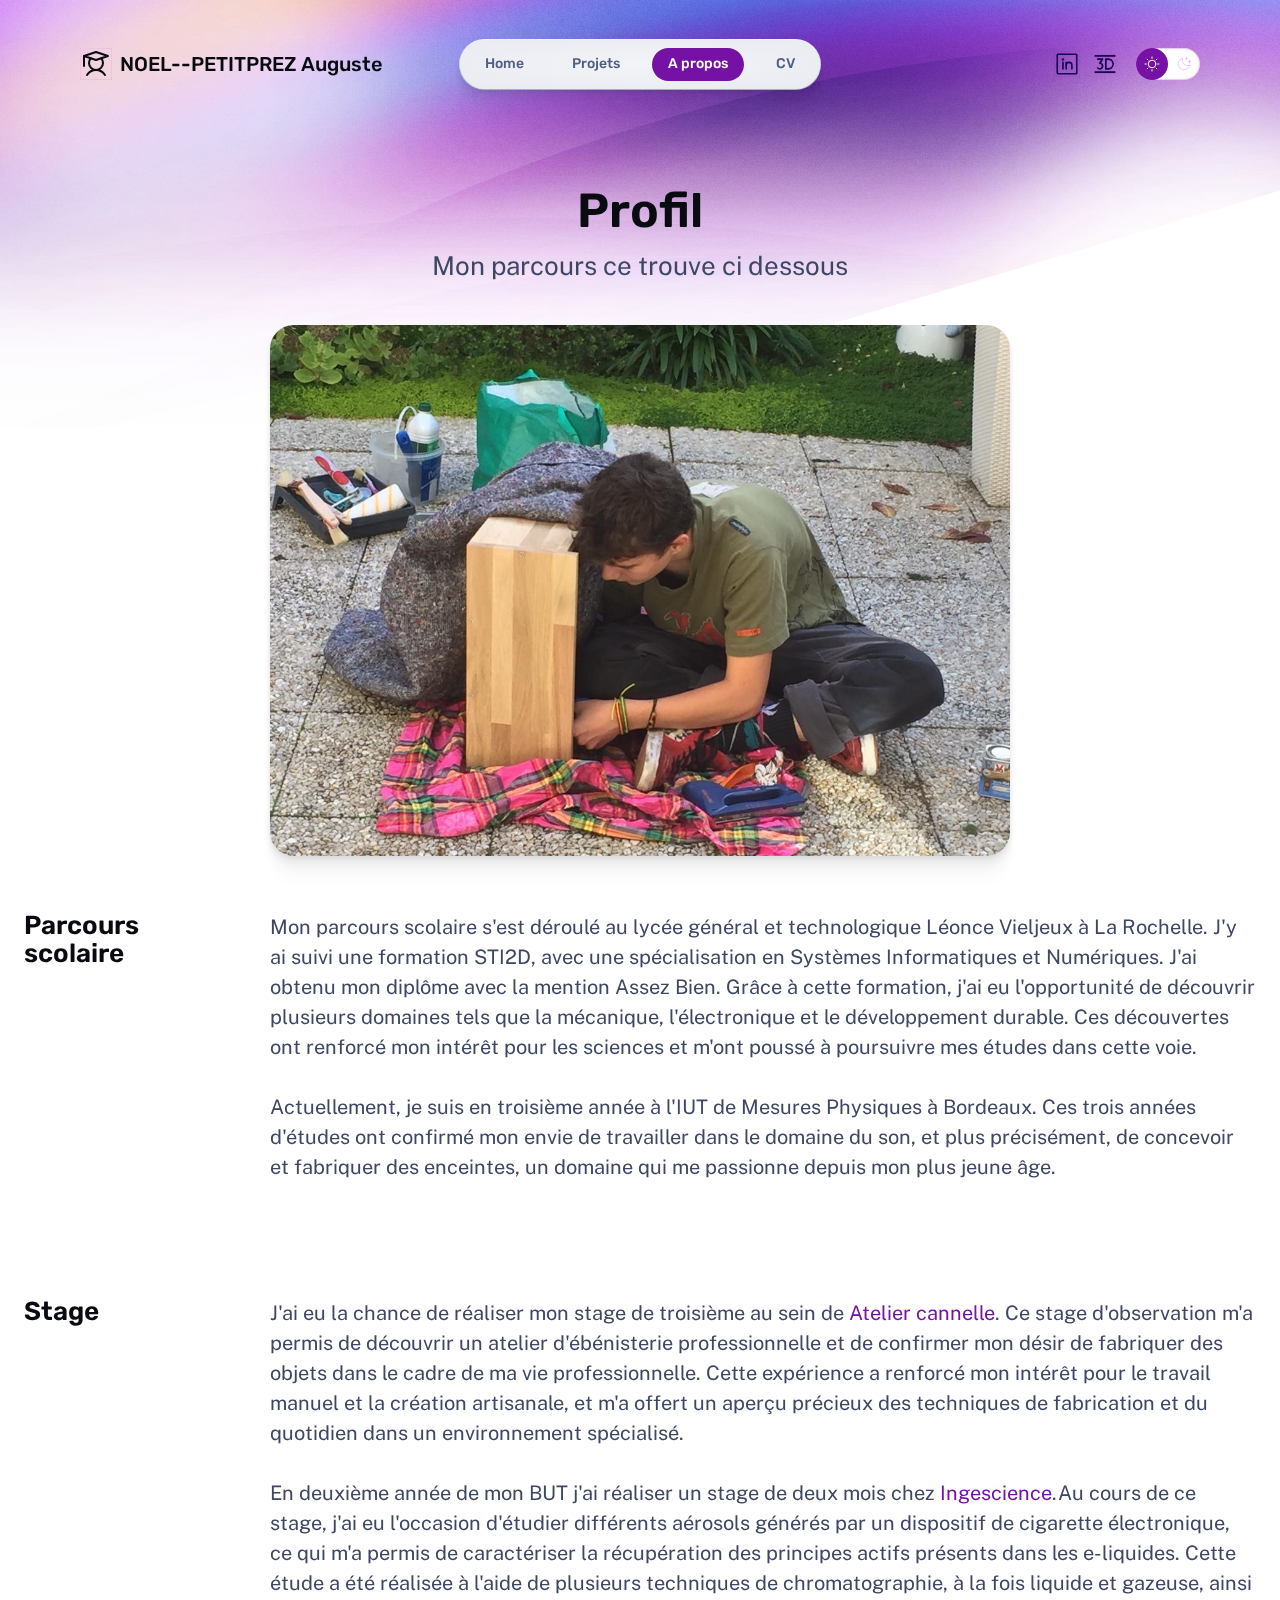
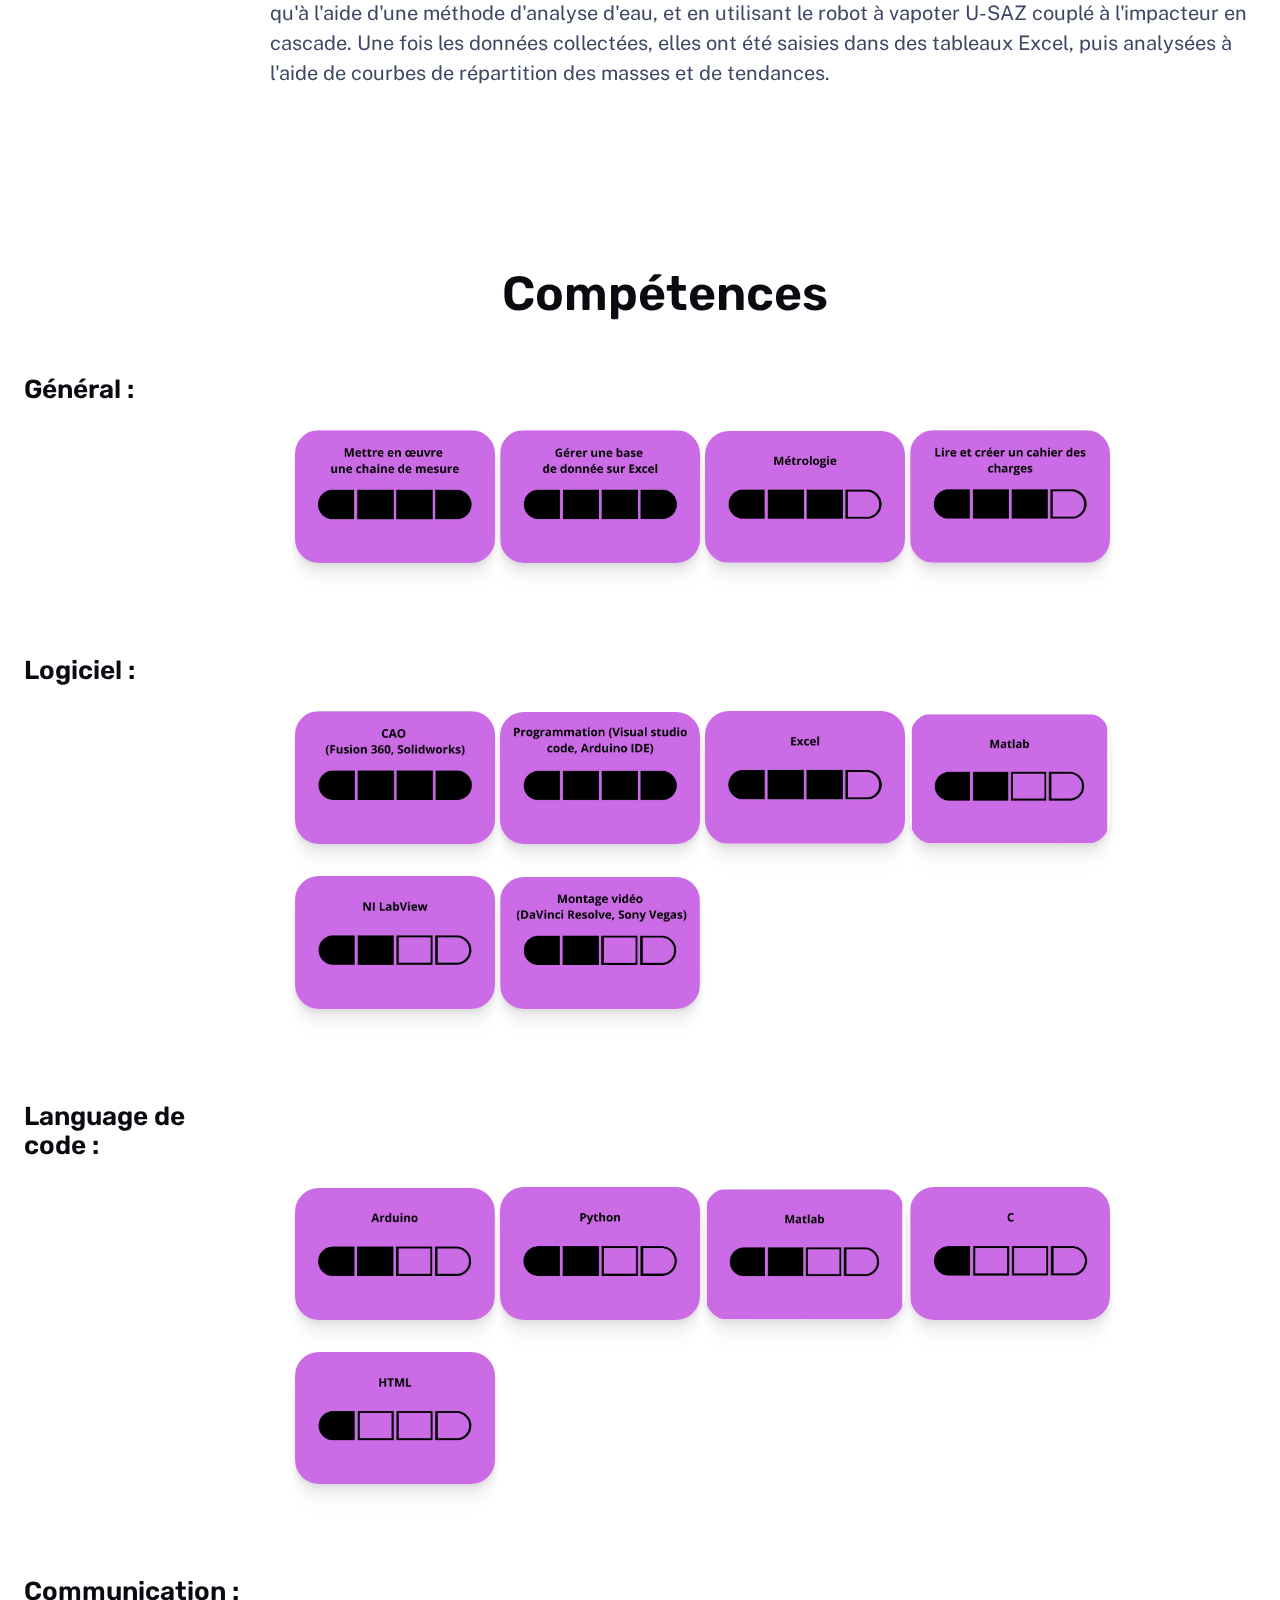
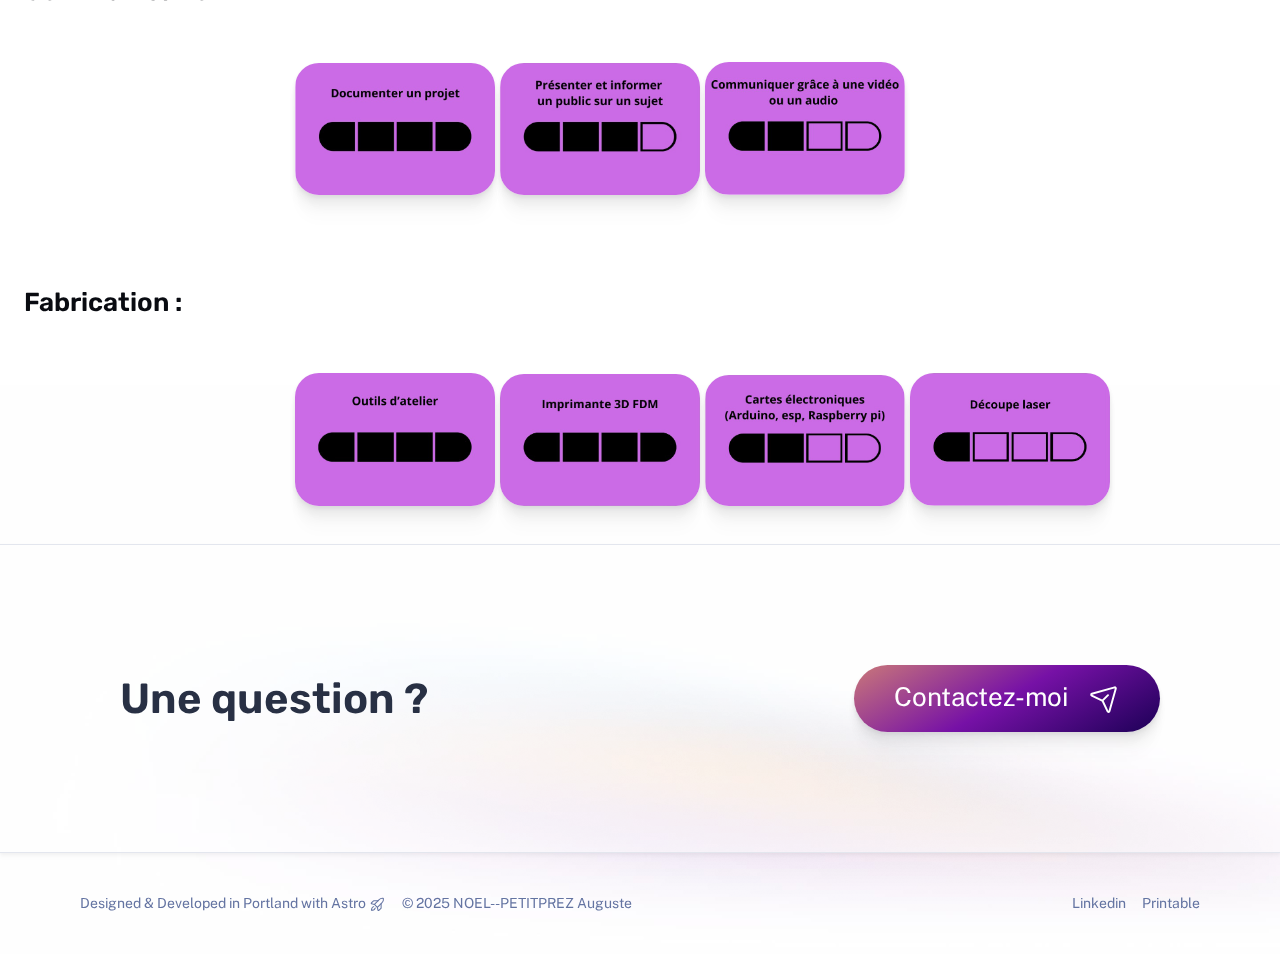
<file: about/index.html>
<!DOCTYPE html><html lang="en" data-astro-cid-37fxchfa> <head><meta charset="UTF-8"><meta name="description" property="og:description" content="Profil de NOEL--PETITPREZ Auguste"><meta name="viewport" content="width=device-width"><meta name="generator" content="Astro v5.1.9"><title>Mon profil | NOEL--PETITPREZ Auguste</title><link rel="icon" type="image/svg+xml" href="/favicon.svg"><link rel="preconnect" href="https://fonts.googleapis.com"><link rel="preconnect" href="https://fonts.gstatic.com" crossorigin><link href="https://fonts.googleapis.com/css2?family=Public+Sans:ital,wght@0,400;0,700;1,400&family=Rubik:wght@500;600&display=swap" rel="stylesheet"><script>
	// This code is inlined in the head to make dark mode instant & blocking.
	const getThemePreference = () => {
		if (typeof localStorage !== 'undefined' && localStorage.getItem('theme')) {
			return localStorage.getItem('theme');
		}
		return window.matchMedia('(prefers-color-scheme: dark)').matches ? 'dark' : 'light';
	};
	const isDark = getThemePreference() === 'dark';
	document.documentElement.classList[isDark ? 'add' : 'remove']('theme-dark');

	if (typeof localStorage !== 'undefined') {
		// Watch the document element and persist user preference when it changes.
		const observer = new MutationObserver(() => {
			const isDark = document.documentElement.classList.contains('theme-dark');
			localStorage.setItem('theme', isDark ? 'dark' : 'light');
		});
		observer.observe(document.documentElement, { attributes: true, attributeFilter: ['class'] });
	}
</script><link rel="stylesheet" href="/_astro/CV.BbwVg_Qa.css">
<style>a[data-astro-cid-balv45lp]{position:relative;display:flex;place-content:center;text-align:center;padding:.56em 2em;gap:.8em;color:var(--accent-text-over);text-decoration:none;line-height:1.1;border-radius:999rem;overflow:hidden;background:var(--gradient-accent-orange);box-shadow:var(--shadow-md);white-space:nowrap}@media (min-width: 20em){a[data-astro-cid-balv45lp]{font-size:var(--text-lg)}}a[data-astro-cid-balv45lp]:after{content:"";position:absolute;inset:0;pointer-events:none;transition:background-color var(--theme-transition);mix-blend-mode:overlay}a[data-astro-cid-balv45lp]:focus:after,a[data-astro-cid-balv45lp]:hover:after{background-color:hsla(var(--gray-999-basis),.3)}@media (min-width: 50em){a[data-astro-cid-balv45lp]{padding:1.125rem 2.5rem;font-size:var(--text-xl)}}aside[data-astro-cid-rcdzuq3a]{display:flex;flex-direction:column;align-items:center;gap:3rem;border-top:1px solid var(--gray-800);border-bottom:1px solid var(--gray-800);padding:5rem 1.5rem;background-color:var(--gray-999_40);box-shadow:var(--shadow-sm)}h2[data-astro-cid-rcdzuq3a]{font-size:var(--text-xl);text-align:center;max-width:15ch}@media (min-width: 50em){aside[data-astro-cid-rcdzuq3a]{padding:7.5rem;flex-direction:row;flex-wrap:wrap;justify-content:space-between}h2[data-astro-cid-rcdzuq3a]{font-size:var(--text-3xl);text-align:left}}
.about[data-astro-cid-kh7btl4r]{display:flex;flex-direction:column;gap:3.5rem}img[data-astro-cid-kh7btl4r]{margin-top:1.5rem;border-radius:1.5rem;box-shadow:var(--shadow-md)}section[data-astro-cid-kh7btl4r]{display:flex;flex-direction:column;gap:.5rem;color:var(--gray-200)}.section-title[data-astro-cid-kh7btl4r]{grid-column-start:1;font-size:var(--text-xl);color:var(--gray-0)}.section-title2[data-astro-cid-kh7btl4r]{grid-column-start:2;font-size:var(--text-4xl);color:var(--gray-0)}.content[data-astro-cid-kh7btl4r]{grid-column:2 / 4}.content[data-astro-cid-kh7btl4r] a{text-decoration:1px solid underline transparent;text-underline-offset:.25em;transition:text-decoration-color var(--theme-transition)}.content[data-astro-cid-kh7btl4r] a:hover,.content[data-astro-cid-kh7btl4r] a:focus{text-decoration-color:currentColor}@media (min-width: 50em){.about[data-astro-cid-kh7btl4r]{display:grid;grid-template-columns:1fr 60% 1fr}.about[data-astro-cid-kh7btl4r]>:first-child{grid-column-start:2}section[data-astro-cid-kh7btl4r]{display:contents;font-size:var(--text-lg)}}
svg[data-astro-cid-patnjmll]{vertical-align:middle;width:var(--size, 1em);height:var(--size, 1em)}
</style></head> <body data-astro-cid-37fxchfa> <div class="stack backgrounds" data-astro-cid-37fxchfa> <nav data-astro-cid-dmqpwcec> <div class="menu-header" data-astro-cid-dmqpwcec> <a href="/" class="site-title" data-astro-cid-dmqpwcec> <svg xmlns="http://www.w3.org/2000/svg" width="40" height="40" viewBox="0 0 256 256" aria-hidden="true" stroke="url(#icon-gradient-u8nk65um)" fill="url(#icon-gradient-u8nk65um)" style="--size:1.6em" class="astro-patnjmll" data-astro-cid-patnjmll> <g data-astro-cid-patnjmll><rect width="256" height="256" fill="none"/><line x1="32" y1="64" x2="32" y2="144" fill="none" stroke="currentColor" stroke-linecap="round" stroke-linejoin="round" stroke-width="16"/><path d="M56,216c15.7-24.08,41.11-40,72-40s56.3,15.92,72,40" fill="none" stroke="currentColor" stroke-linecap="round" stroke-linejoin="round" stroke-width="16"/><polygon points="224 64 128 96 32 64 128 32 224 64" fill="none" stroke="currentColor" stroke-linecap="round" stroke-linejoin="round" stroke-width="16"/><path d="M169.34,82.22a56,56,0,1,1-82.68,0" fill="none" stroke="currentColor" stroke-linecap="round" stroke-linejoin="round" stroke-width="16"/></g> <linearGradient id="icon-gradient-u8nk65um" x1="23" x2="235" y1="43" y2="202" gradientUnits="userSpaceOnUse" data-astro-cid-patnjmll> <stop stop-color="var(--gradient-stop-1)" data-astro-cid-patnjmll></stop> <stop offset=".5" stop-color="var(--gradient-stop-2)" data-astro-cid-patnjmll></stop> <stop offset="1" stop-color="var(--gradient-stop-3)" data-astro-cid-patnjmll></stop> </linearGradient> </svg> 
NOEL--PETITPREZ Auguste
</a> <menu-button data-astro-cid-dmqpwcec="true"> <template data-astro-cid-dmqpwcec> <button class="menu-button" aria-expanded="false" data-astro-cid-dmqpwcec> <span class="sr-only" data-astro-cid-dmqpwcec>Menu</span> <svg xmlns="http://www.w3.org/2000/svg" width="40" height="40" viewBox="0 0 256 256" aria-hidden="true" stroke="currentcolor" fill="currentcolor" class="astro-patnjmll" data-astro-cid-patnjmll> <g data-astro-cid-patnjmll><path stroke-linecap="round" stroke-linejoin="round" stroke-width="16" d="M40 128h176M40 64h176M40 192h176"/></g>  </svg>  </button> </template> </menu-button> </div> <noscript> <ul class="nav-items" data-astro-cid-dmqpwcec> <li data-astro-cid-dmqpwcec> <a class="link" href="/" data-astro-cid-dmqpwcec> Home </a> </li><li data-astro-cid-dmqpwcec> <a class="link" href="/work/" data-astro-cid-dmqpwcec> Projets </a> </li><li data-astro-cid-dmqpwcec> <a aria-current="page" class="link" href="/about/" data-astro-cid-dmqpwcec> A propos </a> </li><li data-astro-cid-dmqpwcec> <a class="link" href="/CV/" data-astro-cid-dmqpwcec> CV </a> </li> </ul> </noscript> <noscript> <div class="menu-footer" data-astro-cid-dmqpwcec> <div class="socials" data-astro-cid-dmqpwcec> <a href="https://www.linkedin.com/in/auguste-noel-petitprez-6b927630a?utm_source=share&utm_campaign=share_via&utm_content=profile&utm_medium=ios_app" class="social" data-astro-cid-dmqpwcec> <span class="sr-only" data-astro-cid-dmqpwcec>linkedin</span> <svg xmlns="http://www.w3.org/2000/svg" width="40" height="40" viewBox="0 0 256 256" aria-hidden="true" stroke="currentcolor" fill="currentcolor" class="astro-patnjmll" data-astro-cid-patnjmll> <g data-astro-cid-patnjmll><rect width="256" height="256" fill="none"/><rect x="32" y="32" width="192" height="192" rx="8" fill="none" stroke="currentColor" stroke-linecap="round" stroke-linejoin="round" stroke-width="16"/><line x1="120" y1="112" x2="120" y2="176" fill="none" stroke="currentColor" stroke-linecap="round" stroke-linejoin="round" stroke-width="16"/><line x1="88" y1="112" x2="88" y2="176" fill="none" stroke="currentColor" stroke-linecap="round" stroke-linejoin="round" stroke-width="16"/><path d="M120,140a28,28,0,0,1,56,0v36" fill="none" stroke="currentColor" stroke-linecap="round" stroke-linejoin="round" stroke-width="16"/><circle cx="88" cy="84" r="12"/></g>  </svg>  </a><a href="https://www.printables.com/@AugusteNoel_328208/models" class="social" data-astro-cid-dmqpwcec> <span class="sr-only" data-astro-cid-dmqpwcec>printable</span> <svg xmlns="http://www.w3.org/2000/svg" width="40" height="40" viewBox="0 0 256 256" aria-hidden="true" stroke="currentcolor" fill="currentcolor" class="astro-patnjmll" data-astro-cid-patnjmll> <g data-astro-cid-patnjmll><path d="M96,148a20,20,0,0,0-20-20,8,8,0,0,1-6.55-12.59L88.63,88H56a8,8,0,0,1,0-16h48a8,8,0,0,1,6.55,12.59l-21,30A36,36,0,0,1,76,184a35.71,35.71,0,0,1-25.71-10.81A8,8,0,1,1,61.71,162,20,20,0,0,0,96,148Zm64-76a56,56,0,0,1,0,112H136a8,8,0,0,1-8-8V80a8,8,0,0,1,8-8Zm0,16H144v80h16a40,40,0,0,0,0-80ZM32,56H224a8,8,0,0,0,0-16H32a8,8,0,0,0,0,16ZM224,200H32a8,8,0,0,0,0,16H224a8,8,0,0,0,0-16Z"></path></g>  </svg>  </a> </div> </div> </noscript> <div id="menu-content" hidden data-astro-cid-dmqpwcec> <ul class="nav-items" data-astro-cid-dmqpwcec> <li data-astro-cid-dmqpwcec> <a class="link" href="/" data-astro-cid-dmqpwcec> Home </a> </li><li data-astro-cid-dmqpwcec> <a class="link" href="/work/" data-astro-cid-dmqpwcec> Projets </a> </li><li data-astro-cid-dmqpwcec> <a aria-current="page" class="link" href="/about/" data-astro-cid-dmqpwcec> A propos </a> </li><li data-astro-cid-dmqpwcec> <a class="link" href="/CV/" data-astro-cid-dmqpwcec> CV </a> </li> </ul> <div class="menu-footer" data-astro-cid-dmqpwcec> <div class="socials" data-astro-cid-dmqpwcec> <a href="https://www.linkedin.com/in/auguste-noel-petitprez-6b927630a?utm_source=share&utm_campaign=share_via&utm_content=profile&utm_medium=ios_app" class="social" data-astro-cid-dmqpwcec> <span class="sr-only" data-astro-cid-dmqpwcec>linkedin</span> <svg xmlns="http://www.w3.org/2000/svg" width="40" height="40" viewBox="0 0 256 256" aria-hidden="true" stroke="currentcolor" fill="currentcolor" class="astro-patnjmll" data-astro-cid-patnjmll> <g data-astro-cid-patnjmll><rect width="256" height="256" fill="none"/><rect x="32" y="32" width="192" height="192" rx="8" fill="none" stroke="currentColor" stroke-linecap="round" stroke-linejoin="round" stroke-width="16"/><line x1="120" y1="112" x2="120" y2="176" fill="none" stroke="currentColor" stroke-linecap="round" stroke-linejoin="round" stroke-width="16"/><line x1="88" y1="112" x2="88" y2="176" fill="none" stroke="currentColor" stroke-linecap="round" stroke-linejoin="round" stroke-width="16"/><path d="M120,140a28,28,0,0,1,56,0v36" fill="none" stroke="currentColor" stroke-linecap="round" stroke-linejoin="round" stroke-width="16"/><circle cx="88" cy="84" r="12"/></g>  </svg>  </a><a href="https://www.printables.com/@AugusteNoel_328208/models" class="social" data-astro-cid-dmqpwcec> <span class="sr-only" data-astro-cid-dmqpwcec>printable</span> <svg xmlns="http://www.w3.org/2000/svg" width="40" height="40" viewBox="0 0 256 256" aria-hidden="true" stroke="currentcolor" fill="currentcolor" class="astro-patnjmll" data-astro-cid-patnjmll> <g data-astro-cid-patnjmll><path d="M96,148a20,20,0,0,0-20-20,8,8,0,0,1-6.55-12.59L88.63,88H56a8,8,0,0,1,0-16h48a8,8,0,0,1,6.55,12.59l-21,30A36,36,0,0,1,76,184a35.71,35.71,0,0,1-25.71-10.81A8,8,0,1,1,61.71,162,20,20,0,0,0,96,148Zm64-76a56,56,0,0,1,0,112H136a8,8,0,0,1-8-8V80a8,8,0,0,1,8-8Zm0,16H144v80h16a40,40,0,0,0,0-80ZM32,56H224a8,8,0,0,0,0-16H32a8,8,0,0,0,0,16ZM224,200H32a8,8,0,0,0,0,16H224a8,8,0,0,0,0-16Z"></path></g>  </svg>  </a> </div> <div class="theme-toggle" data-astro-cid-dmqpwcec> <theme-toggle data-astro-cid-x3pjskd3="true"> <button data-astro-cid-x3pjskd3> <span class="sr-only" data-astro-cid-x3pjskd3>Dark theme</span> <span class="icon light" data-astro-cid-x3pjskd3><svg xmlns="http://www.w3.org/2000/svg" width="40" height="40" viewBox="0 0 256 256" aria-hidden="true" stroke="currentcolor" fill="currentcolor" class="astro-patnjmll" data-astro-cid-patnjmll> <g data-astro-cid-patnjmll><circle cx="128" cy="128" r="60" fill="none" stroke-linecap="round" stroke-linejoin="round" stroke-width="16"/><path fill="none" stroke-linecap="round" stroke-linejoin="round" stroke-width="16" d="M128 36V16M63 63 49 49m-13 79H16m47 65-14 14m79 13v20m65-47 14 14m13-79h20m-47-65 14-14"/></g>  </svg> </span> <span class="icon dark" data-astro-cid-x3pjskd3><svg xmlns="http://www.w3.org/2000/svg" width="40" height="40" viewBox="0 0 256 256" aria-hidden="true" stroke="currentcolor" fill="currentcolor" class="astro-patnjmll" data-astro-cid-patnjmll> <g data-astro-cid-patnjmll><path fill="none" stroke-linecap="round" stroke-linejoin="round" stroke-width="16" d="M216 112V64m24 24h-48m-24-64v32m16-16h-32m65 113A92 92 0 0 1 103 39h0a92 92 0 1 0 114 114Z"/></g>  </svg> </span> </button> </theme-toggle>  <script type="module">class n extends HTMLElement{constructor(){super();const e=this.querySelector("button"),t=s=>{document.documentElement.classList[s?"add":"remove"]("theme-dark"),e.setAttribute("aria-pressed",String(s))};e.addEventListener("click",()=>t(!this.isDark())),t(this.isDark())}isDark(){return document.documentElement.classList.contains("theme-dark")}}customElements.define("theme-toggle",n);</script> </div> </div> </div> </nav> <script type="module">class i extends HTMLElement{constructor(){super(),this.appendChild(this.querySelector("template").content.cloneNode(!0));const n=this.querySelector("button"),t=document.getElementById("menu-content");t.hidden=!0,t.classList.add("menu-content");const d=e=>{n.setAttribute("aria-expanded",e?"true":"false"),t.hidden=!e};n.addEventListener("click",()=>d(t.hidden));const s=e=>{d(e.matches),n.hidden=e.matches},c=window.matchMedia("(min-width: 50em)");s(c),c.addEventListener("change",s)}}customElements.define("menu-button",i);</script>   <div class="stack gap-20" data-astro-cid-kh7btl4r> <main class="wrapper about" data-astro-cid-kh7btl4r> <div class="hero stack gap-4 center" data-astro-cid-bbe6dxrz> <div class="stack gap-2" data-astro-cid-bbe6dxrz> <h1 class="title" data-astro-cid-bbe6dxrz>Profil</h1> <p class="tagline" data-astro-cid-bbe6dxrz>Mon parcours ce trouve ci dessous </p> </div>  <img width="1553" height="873" src="/assets/at-work.JPG" alt="NOEL--PETITPREZ Auguste fabriquant sa première enceinte bluetooth" data-astro-cid-kh7btl4r>  </div>  <section data-astro-cid-kh7btl4r> <h2 class="section-title" data-astro-cid-kh7btl4r>Parcours scolaire</h2> <div class="content" data-astro-cid-kh7btl4r> <p data-astro-cid-kh7btl4r>
Mon parcours scolaire s'est déroulé au lycée général et technologique Léonce Vieljeux à La Rochelle. 
						J'y ai suivi une formation STI2D, avec une spécialisation en Systèmes Informatiques et Numériques. 
						J'ai obtenu mon diplôme avec la mention Assez Bien.
						Grâce à cette formation, 
						j'ai eu l'opportunité de découvrir plusieurs domaines tels que la mécanique, l'électronique et le développement durable. 
						Ces découvertes ont renforcé mon intérêt pour les sciences et m'ont poussé à poursuivre mes études dans cette voie.
</p> <br data-astro-cid-kh7btl4r> <p data-astro-cid-kh7btl4r>
Actuellement, je suis en troisième année à l'IUT de Mesures Physiques à Bordeaux. Ces trois années d'études ont confirmé 
						mon envie de travailler dans le domaine du son, et plus précisément, de concevoir et fabriquer des enceintes, un domaine 
						qui me passionne depuis mon plus jeune âge.
</p> <br data-astro-cid-kh7btl4r> <br data-astro-cid-kh7btl4r> </div> </section> <section data-astro-cid-kh7btl4r> <h2 class="section-title" data-astro-cid-kh7btl4r>Stage</h2> <div class="content" data-astro-cid-kh7btl4r> <p data-astro-cid-kh7btl4r>J'ai eu la chance de réaliser mon stage de troisième au sein de <a href="http://www.ateliercannelle.com" data-astro-cid-kh7btl4r>Atelier cannelle</a>. 
						Ce stage d'observation m'a permis de découvrir un atelier d'ébénisterie professionnelle et de confirmer mon désir de fabriquer des objets 
						dans le cadre de ma vie professionnelle. Cette expérience a renforcé mon intérêt pour le travail manuel et la création artisanale, 
						et m'a offert un aperçu précieux des techniques de fabrication et du quotidien dans un environnement spécialisé.
</p> <br data-astro-cid-kh7btl4r> <p data-astro-cid-kh7btl4r>
En deuxième année de mon BUT j'ai réaliser un stage de deux mois chez <a href="https://ingesciences.fr" data-astro-cid-kh7btl4r>Ingescience</a>.Au cours de ce stage,
					j'ai eu l'occasion d'étudier différents aérosols générés par un dispositif de cigarette électronique, ce qui m'a permis de caractériser 
					la récupération des principes actifs présents dans les e-liquides. Cette étude a été réalisée à l'aide de plusieurs techniques de chromatographie, 
					à la fois liquide et gazeuse, ainsi qu'à l'aide d'une méthode d'analyse d'eau, et en utilisant le robot à vapoter U-SAZ couplé à 
					l'impacteur en cascade. Une fois les données collectées, elles ont été saisies dans des tableaux Excel, puis analysées à l'aide de courbes de répartition 
					des masses et de tendances. </p> <br data-astro-cid-kh7btl4r> <br data-astro-cid-kh7btl4r> <br data-astro-cid-kh7btl4r> <br data-astro-cid-kh7btl4r> <br data-astro-cid-kh7btl4r> <br data-astro-cid-kh7btl4r> </div> </section> </main> </div> <div class="stack gap-20" data-astro-cid-kh7btl4r> <main class="wrapper about" data-astro-cid-kh7btl4r> <div class="hero stack gap-4 center" data-astro-cid-bbe6dxrz> <div class="stack gap-2" data-astro-cid-bbe6dxrz> <h1 class="title" data-astro-cid-bbe6dxrz>Compétences</h1>  </div>  </div>  <section data-astro-cid-kh7btl4r> <h2 class="section-title" data-astro-cid-kh7btl4r>Général : </h2> <div class="content" data-astro-cid-kh7btl4r> <br data-astro-cid-kh7btl4r> <p data-astro-cid-kh7btl4r> <img width="200" height="133" src="/assets/competence/chaine_de_mesure.png" alt="Compétence mettre en oeuvre une chaîne de mesure" data-astro-cid-kh7btl4r> <img width="200" height="133" src="/assets/competence/base_donnee_excel.png" alt="Compétence gérer une base de donnée sur Excel" data-astro-cid-kh7btl4r> <img width="200" height="133" src="/assets/competence/metrologie.png" alt="Compétence métrologique" data-astro-cid-kh7btl4r> <img width="200" height="133" src="/assets/competence/cdc.png" alt="Compétence lire et créer un cahier des charges" data-astro-cid-kh7btl4r> </p> <br data-astro-cid-kh7btl4r> </div> </section> <section data-astro-cid-kh7btl4r> <h2 class="section-title" data-astro-cid-kh7btl4r>Logiciel : </h2> <div class="content" data-astro-cid-kh7btl4r> <br data-astro-cid-kh7btl4r> <p data-astro-cid-kh7btl4r> <img width="200" height="133" src="/assets/competence/CAO.png" alt="Compétence CAO" data-astro-cid-kh7btl4r> <img width="200" height="133" src="/assets/competence/programmation.png" alt="Compétence logiciel de programmation" data-astro-cid-kh7btl4r> <img width="200" height="133" src="/assets/competence/excel.png" alt="Compétence Excel" data-astro-cid-kh7btl4r> <img width="200" height="133" src="/assets/competence/matlab.png" alt="Compétence Matlab" data-astro-cid-kh7btl4r> <img width="200" height="133" src="/assets/competence/labview.png" alt="Compétence NI LabView" data-astro-cid-kh7btl4r> <img width="200" height="133" src="/assets/competence/montage.png" alt="Compétence des logiciels de montage vidéo" data-astro-cid-kh7btl4r> </p> <br data-astro-cid-kh7btl4r> </div> </section> <section data-astro-cid-kh7btl4r> <h2 class="section-title" data-astro-cid-kh7btl4r>Language de code : </h2> <div class="content" data-astro-cid-kh7btl4r> <br data-astro-cid-kh7btl4r> <br data-astro-cid-kh7btl4r> <p data-astro-cid-kh7btl4r> <img width="200" height="133" src="/assets/competence/Arduino.png" alt="Compétence en Arduino" data-astro-cid-kh7btl4r> <img width="200" height="133" src="/assets/competence/python.png" alt="Compétence en python" data-astro-cid-kh7btl4r> <img width="200" height="133" src="/assets/competence/matlab.png" alt="Compétence en Matlab" data-astro-cid-kh7btl4r> <img width="200" height="133" src="/assets/competence/C.png" alt="Compétence en C" data-astro-cid-kh7btl4r> <img width="200" height="133" src="/assets/competence/HTML.png" alt="Compétence en HTML" data-astro-cid-kh7btl4r> </p> <br data-astro-cid-kh7btl4r> </div> </section> <section data-astro-cid-kh7btl4r> <h2 class="section-title" data-astro-cid-kh7btl4r>Communication&nbsp;: </h2> <div class="content" data-astro-cid-kh7btl4r> <br data-astro-cid-kh7btl4r> <br data-astro-cid-kh7btl4r> <p data-astro-cid-kh7btl4r> <img width="200" height="133" src="/assets/competence/documenter.png" alt="Compétence documenter un projet" data-astro-cid-kh7btl4r> <img width="200" height="133" src="/assets/competence/presenter_et_informer.png" alt="Compétence présenter et informer un public sur un sujet" data-astro-cid-kh7btl4r> <img width="200" height="133" src="/assets/competence/communiquer_vidéo.png" alt="Compétence communiquer grâce à une vidéo ou un audio" data-astro-cid-kh7btl4r> </p> <br data-astro-cid-kh7btl4r> </div> </section> <section data-astro-cid-kh7btl4r> <h2 class="section-title" data-astro-cid-kh7btl4r>Fabrication : </h2> <div class="content" data-astro-cid-kh7btl4r> <br data-astro-cid-kh7btl4r> <br data-astro-cid-kh7btl4r> <p data-astro-cid-kh7btl4r> <img width="200" height="133" src="/assets/competence/outils_datelier.png" alt="Compétence utilisation des outils d'un atelier" data-astro-cid-kh7btl4r> <img width="200" height="133" src="/assets/competence/imprimante.png" alt="Compétence Imprimante 3D FDM" data-astro-cid-kh7btl4r> <img width="200" height="133" src="/assets/competence/electronique.png" alt="Compétence utiliser des cartes électroniques" data-astro-cid-kh7btl4r> <img width="200" height="133" src="/assets/competence/laser.png" alt="Compétence découpe laser" data-astro-cid-kh7btl4r> </p> <br data-astro-cid-kh7btl4r> </div> </section> </main> </div> <aside data-astro-cid-rcdzuq3a> <h2 data-astro-cid-rcdzuq3a>Une question ? </h2> <a href="mailto:auguste.noelpetitprez@gmail.com" data-astro-cid-balv45lp>
Contactez-moi
<svg xmlns="http://www.w3.org/2000/svg" width="40" height="40" viewBox="0 0 256 256" aria-hidden="true" stroke="currentcolor" fill="currentcolor" style="--size:1.2em" class="astro-patnjmll" data-astro-cid-patnjmll> <g data-astro-cid-patnjmll><path fill="none" stroke-linecap="round" stroke-linejoin="round" stroke-width="16" d="M210.3 35.9 23.9 88.4a8 8 0 0 0-1.2 15l85.6 40.5a7.8 7.8 0 0 1 3.8 3.8l40.5 85.6a8 8 0 0 0 15-1.2l52.5-186.4a7.9 7.9 0 0 0-9.8-9.8Zm-99.4 109.2 45.2-45.2"/></g>  </svg>  </a>  </aside>   <footer data-astro-cid-sz7xmlte> <div class="group" data-astro-cid-sz7xmlte> <p data-astro-cid-sz7xmlte>
Designed & Developed in Portland with <a href="https://astro.build/" data-astro-cid-sz7xmlte>Astro</a> <svg xmlns="http://www.w3.org/2000/svg" width="40" height="40" viewBox="0 0 256 256" aria-hidden="true" stroke="currentcolor" fill="currentcolor" style="--size:1.2em" class="astro-patnjmll" data-astro-cid-patnjmll> <g data-astro-cid-patnjmll><path fill="none" stroke-linecap="round" stroke-linejoin="round" stroke-width="16" d="M94.1 184.6c-11.4 33.9-56.6 33.9-56.6 33.9s0-45.2 33.9-56.6m124.5-56.5L128 173.3 82.7 128l67.9-67.9C176.3 34.4 202 34.7 213 36.3a7.8 7.8 0 0 1 6.7 6.7c1.6 11 1.9 36.7-23.8 62.4Z"/><path fill="none" stroke-linecap="round" stroke-linejoin="round" stroke-width="16" d="M184.6 116.7v64.6a8 8 0 0 1-2.4 5.6l-32.3 32.4a8 8 0 0 1-13.5-4.1l-8.4-41.9m11.3-101.9H74.7a8 8 0 0 0-5.6 2.4l-32.4 32.3a8 8 0 0 0 4.1 13.5l41.9 8.4"/></g>  </svg>  </p> <p data-astro-cid-sz7xmlte>&copy; 2025 NOEL--PETITPREZ Auguste</p> </div> <p class="socials" data-astro-cid-sz7xmlte> <a href="https://www.linkedin.com/in/auguste-noel-petitprez-6b927630a?utm_source=share&utm_campaign=share_via&utm_content=profile&utm_medium=ios_app" data-astro-cid-sz7xmlte> Linkedin</a> <a href="https://www.printables.com/@AugusteNoel_328208/models" data-astro-cid-sz7xmlte> Printable</a> </p> </footer>  </div> <script type="module">addEventListener("load",()=>document.documentElement.classList.add("loaded"));</script>  </body> </html>
</file>
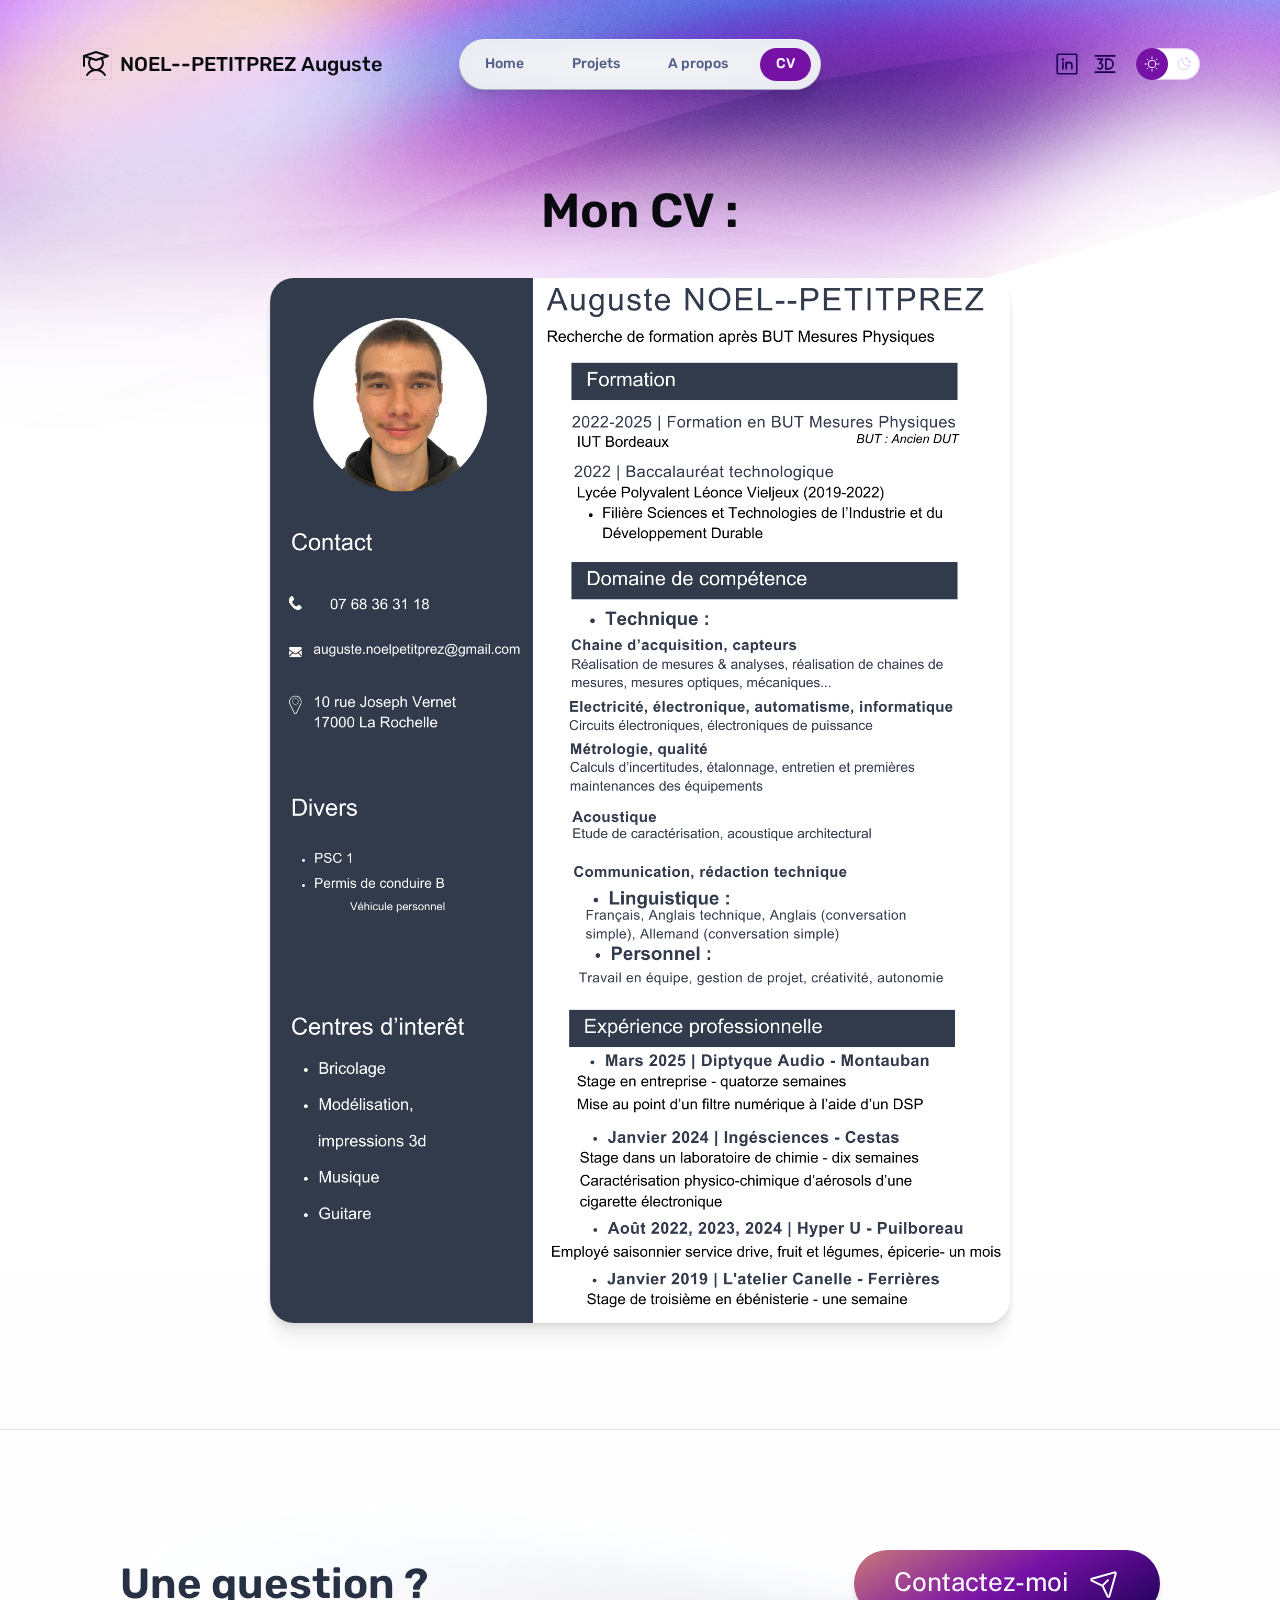
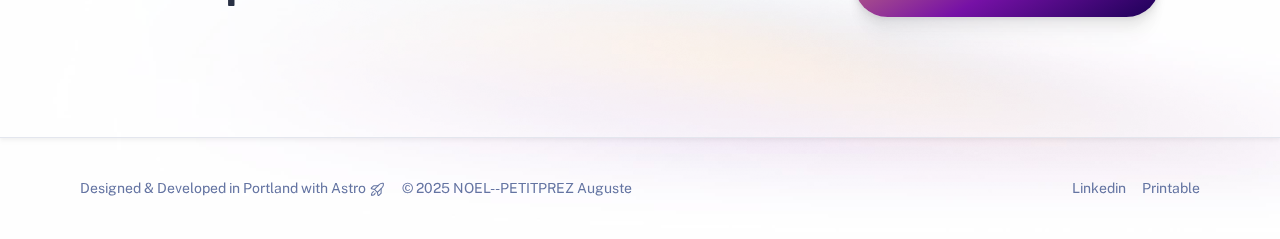
<file: CV/index.html>
<!DOCTYPE html><html lang="en" data-astro-cid-37fxchfa> <head><meta charset="UTF-8"><meta name="description" property="og:description" content="CV de NOEL--PETITPREZ Auguste"><meta name="viewport" content="width=device-width"><meta name="generator" content="Astro v5.1.9"><title>Mon CV | NOEL--PETITPREZ Auguste</title><link rel="icon" type="image/svg+xml" href="/favicon.svg"><link rel="preconnect" href="https://fonts.googleapis.com"><link rel="preconnect" href="https://fonts.gstatic.com" crossorigin><link href="https://fonts.googleapis.com/css2?family=Public+Sans:ital,wght@0,400;0,700;1,400&family=Rubik:wght@500;600&display=swap" rel="stylesheet"><script>
	// This code is inlined in the head to make dark mode instant & blocking.
	const getThemePreference = () => {
		if (typeof localStorage !== 'undefined' && localStorage.getItem('theme')) {
			return localStorage.getItem('theme');
		}
		return window.matchMedia('(prefers-color-scheme: dark)').matches ? 'dark' : 'light';
	};
	const isDark = getThemePreference() === 'dark';
	document.documentElement.classList[isDark ? 'add' : 'remove']('theme-dark');

	if (typeof localStorage !== 'undefined') {
		// Watch the document element and persist user preference when it changes.
		const observer = new MutationObserver(() => {
			const isDark = document.documentElement.classList.contains('theme-dark');
			localStorage.setItem('theme', isDark ? 'dark' : 'light');
		});
		observer.observe(document.documentElement, { attributes: true, attributeFilter: ['class'] });
	}
</script><link rel="stylesheet" href="/_astro/CV.BbwVg_Qa.css">
<style>a[data-astro-cid-balv45lp]{position:relative;display:flex;place-content:center;text-align:center;padding:.56em 2em;gap:.8em;color:var(--accent-text-over);text-decoration:none;line-height:1.1;border-radius:999rem;overflow:hidden;background:var(--gradient-accent-orange);box-shadow:var(--shadow-md);white-space:nowrap}@media (min-width: 20em){a[data-astro-cid-balv45lp]{font-size:var(--text-lg)}}a[data-astro-cid-balv45lp]:after{content:"";position:absolute;inset:0;pointer-events:none;transition:background-color var(--theme-transition);mix-blend-mode:overlay}a[data-astro-cid-balv45lp]:focus:after,a[data-astro-cid-balv45lp]:hover:after{background-color:hsla(var(--gray-999-basis),.3)}@media (min-width: 50em){a[data-astro-cid-balv45lp]{padding:1.125rem 2.5rem;font-size:var(--text-xl)}}aside[data-astro-cid-rcdzuq3a]{display:flex;flex-direction:column;align-items:center;gap:3rem;border-top:1px solid var(--gray-800);border-bottom:1px solid var(--gray-800);padding:5rem 1.5rem;background-color:var(--gray-999_40);box-shadow:var(--shadow-sm)}h2[data-astro-cid-rcdzuq3a]{font-size:var(--text-xl);text-align:center;max-width:15ch}@media (min-width: 50em){aside[data-astro-cid-rcdzuq3a]{padding:7.5rem;flex-direction:row;flex-wrap:wrap;justify-content:space-between}h2[data-astro-cid-rcdzuq3a]{font-size:var(--text-3xl);text-align:left}}
.about[data-astro-cid-l2lrc64a]{display:flex;flex-direction:column;gap:3.5rem}img[data-astro-cid-l2lrc64a]{margin-top:1.5rem;border-radius:1.5rem;box-shadow:var(--shadow-md)}section[data-astro-cid-l2lrc64a]{display:flex;flex-direction:column;gap:.5rem;color:var(--gray-200)}.section-title[data-astro-cid-l2lrc64a]{grid-column-start:1;font-size:var(--text-xl);color:var(--gray-0)}.section-title2[data-astro-cid-l2lrc64a]{grid-column-start:2;font-size:var(--text-4xl);color:var(--gray-0)}.content[data-astro-cid-l2lrc64a]{grid-column:2 / 4}.content[data-astro-cid-l2lrc64a] a{text-decoration:1px solid underline transparent;text-underline-offset:.25em;transition:text-decoration-color var(--theme-transition)}.content[data-astro-cid-l2lrc64a] a:hover,.content[data-astro-cid-l2lrc64a] a:focus{text-decoration-color:currentColor}@media (min-width: 50em){.about[data-astro-cid-l2lrc64a]{display:grid;grid-template-columns:1fr 60% 1fr}.about[data-astro-cid-l2lrc64a]>:first-child{grid-column-start:2}section[data-astro-cid-l2lrc64a]{display:contents;font-size:var(--text-lg)}}
svg[data-astro-cid-patnjmll]{vertical-align:middle;width:var(--size, 1em);height:var(--size, 1em)}
</style></head> <body data-astro-cid-37fxchfa> <div class="stack backgrounds" data-astro-cid-37fxchfa> <nav data-astro-cid-dmqpwcec> <div class="menu-header" data-astro-cid-dmqpwcec> <a href="/" class="site-title" data-astro-cid-dmqpwcec> <svg xmlns="http://www.w3.org/2000/svg" width="40" height="40" viewBox="0 0 256 256" aria-hidden="true" stroke="url(#icon-gradient-3ds1vq4fi)" fill="url(#icon-gradient-3ds1vq4fi)" style="--size:1.6em" class="astro-patnjmll" data-astro-cid-patnjmll> <g data-astro-cid-patnjmll><rect width="256" height="256" fill="none"/><line x1="32" y1="64" x2="32" y2="144" fill="none" stroke="currentColor" stroke-linecap="round" stroke-linejoin="round" stroke-width="16"/><path d="M56,216c15.7-24.08,41.11-40,72-40s56.3,15.92,72,40" fill="none" stroke="currentColor" stroke-linecap="round" stroke-linejoin="round" stroke-width="16"/><polygon points="224 64 128 96 32 64 128 32 224 64" fill="none" stroke="currentColor" stroke-linecap="round" stroke-linejoin="round" stroke-width="16"/><path d="M169.34,82.22a56,56,0,1,1-82.68,0" fill="none" stroke="currentColor" stroke-linecap="round" stroke-linejoin="round" stroke-width="16"/></g> <linearGradient id="icon-gradient-3ds1vq4fi" x1="23" x2="235" y1="43" y2="202" gradientUnits="userSpaceOnUse" data-astro-cid-patnjmll> <stop stop-color="var(--gradient-stop-1)" data-astro-cid-patnjmll></stop> <stop offset=".5" stop-color="var(--gradient-stop-2)" data-astro-cid-patnjmll></stop> <stop offset="1" stop-color="var(--gradient-stop-3)" data-astro-cid-patnjmll></stop> </linearGradient> </svg> 
NOEL--PETITPREZ Auguste
</a> <menu-button data-astro-cid-dmqpwcec="true"> <template data-astro-cid-dmqpwcec> <button class="menu-button" aria-expanded="false" data-astro-cid-dmqpwcec> <span class="sr-only" data-astro-cid-dmqpwcec>Menu</span> <svg xmlns="http://www.w3.org/2000/svg" width="40" height="40" viewBox="0 0 256 256" aria-hidden="true" stroke="currentcolor" fill="currentcolor" class="astro-patnjmll" data-astro-cid-patnjmll> <g data-astro-cid-patnjmll><path stroke-linecap="round" stroke-linejoin="round" stroke-width="16" d="M40 128h176M40 64h176M40 192h176"/></g>  </svg>  </button> </template> </menu-button> </div> <noscript> <ul class="nav-items" data-astro-cid-dmqpwcec> <li data-astro-cid-dmqpwcec> <a class="link" href="/" data-astro-cid-dmqpwcec> Home </a> </li><li data-astro-cid-dmqpwcec> <a class="link" href="/work/" data-astro-cid-dmqpwcec> Projets </a> </li><li data-astro-cid-dmqpwcec> <a class="link" href="/about/" data-astro-cid-dmqpwcec> A propos </a> </li><li data-astro-cid-dmqpwcec> <a aria-current="page" class="link" href="/CV/" data-astro-cid-dmqpwcec> CV </a> </li> </ul> </noscript> <noscript> <div class="menu-footer" data-astro-cid-dmqpwcec> <div class="socials" data-astro-cid-dmqpwcec> <a href="https://www.linkedin.com/in/auguste-noel-petitprez-6b927630a?utm_source=share&utm_campaign=share_via&utm_content=profile&utm_medium=ios_app" class="social" data-astro-cid-dmqpwcec> <span class="sr-only" data-astro-cid-dmqpwcec>linkedin</span> <svg xmlns="http://www.w3.org/2000/svg" width="40" height="40" viewBox="0 0 256 256" aria-hidden="true" stroke="currentcolor" fill="currentcolor" class="astro-patnjmll" data-astro-cid-patnjmll> <g data-astro-cid-patnjmll><rect width="256" height="256" fill="none"/><rect x="32" y="32" width="192" height="192" rx="8" fill="none" stroke="currentColor" stroke-linecap="round" stroke-linejoin="round" stroke-width="16"/><line x1="120" y1="112" x2="120" y2="176" fill="none" stroke="currentColor" stroke-linecap="round" stroke-linejoin="round" stroke-width="16"/><line x1="88" y1="112" x2="88" y2="176" fill="none" stroke="currentColor" stroke-linecap="round" stroke-linejoin="round" stroke-width="16"/><path d="M120,140a28,28,0,0,1,56,0v36" fill="none" stroke="currentColor" stroke-linecap="round" stroke-linejoin="round" stroke-width="16"/><circle cx="88" cy="84" r="12"/></g>  </svg>  </a><a href="https://www.printables.com/@AugusteNoel_328208/models" class="social" data-astro-cid-dmqpwcec> <span class="sr-only" data-astro-cid-dmqpwcec>printable</span> <svg xmlns="http://www.w3.org/2000/svg" width="40" height="40" viewBox="0 0 256 256" aria-hidden="true" stroke="currentcolor" fill="currentcolor" class="astro-patnjmll" data-astro-cid-patnjmll> <g data-astro-cid-patnjmll><path d="M96,148a20,20,0,0,0-20-20,8,8,0,0,1-6.55-12.59L88.63,88H56a8,8,0,0,1,0-16h48a8,8,0,0,1,6.55,12.59l-21,30A36,36,0,0,1,76,184a35.71,35.71,0,0,1-25.71-10.81A8,8,0,1,1,61.71,162,20,20,0,0,0,96,148Zm64-76a56,56,0,0,1,0,112H136a8,8,0,0,1-8-8V80a8,8,0,0,1,8-8Zm0,16H144v80h16a40,40,0,0,0,0-80ZM32,56H224a8,8,0,0,0,0-16H32a8,8,0,0,0,0,16ZM224,200H32a8,8,0,0,0,0,16H224a8,8,0,0,0,0-16Z"></path></g>  </svg>  </a> </div> </div> </noscript> <div id="menu-content" hidden data-astro-cid-dmqpwcec> <ul class="nav-items" data-astro-cid-dmqpwcec> <li data-astro-cid-dmqpwcec> <a class="link" href="/" data-astro-cid-dmqpwcec> Home </a> </li><li data-astro-cid-dmqpwcec> <a class="link" href="/work/" data-astro-cid-dmqpwcec> Projets </a> </li><li data-astro-cid-dmqpwcec> <a class="link" href="/about/" data-astro-cid-dmqpwcec> A propos </a> </li><li data-astro-cid-dmqpwcec> <a aria-current="page" class="link" href="/CV/" data-astro-cid-dmqpwcec> CV </a> </li> </ul> <div class="menu-footer" data-astro-cid-dmqpwcec> <div class="socials" data-astro-cid-dmqpwcec> <a href="https://www.linkedin.com/in/auguste-noel-petitprez-6b927630a?utm_source=share&utm_campaign=share_via&utm_content=profile&utm_medium=ios_app" class="social" data-astro-cid-dmqpwcec> <span class="sr-only" data-astro-cid-dmqpwcec>linkedin</span> <svg xmlns="http://www.w3.org/2000/svg" width="40" height="40" viewBox="0 0 256 256" aria-hidden="true" stroke="currentcolor" fill="currentcolor" class="astro-patnjmll" data-astro-cid-patnjmll> <g data-astro-cid-patnjmll><rect width="256" height="256" fill="none"/><rect x="32" y="32" width="192" height="192" rx="8" fill="none" stroke="currentColor" stroke-linecap="round" stroke-linejoin="round" stroke-width="16"/><line x1="120" y1="112" x2="120" y2="176" fill="none" stroke="currentColor" stroke-linecap="round" stroke-linejoin="round" stroke-width="16"/><line x1="88" y1="112" x2="88" y2="176" fill="none" stroke="currentColor" stroke-linecap="round" stroke-linejoin="round" stroke-width="16"/><path d="M120,140a28,28,0,0,1,56,0v36" fill="none" stroke="currentColor" stroke-linecap="round" stroke-linejoin="round" stroke-width="16"/><circle cx="88" cy="84" r="12"/></g>  </svg>  </a><a href="https://www.printables.com/@AugusteNoel_328208/models" class="social" data-astro-cid-dmqpwcec> <span class="sr-only" data-astro-cid-dmqpwcec>printable</span> <svg xmlns="http://www.w3.org/2000/svg" width="40" height="40" viewBox="0 0 256 256" aria-hidden="true" stroke="currentcolor" fill="currentcolor" class="astro-patnjmll" data-astro-cid-patnjmll> <g data-astro-cid-patnjmll><path d="M96,148a20,20,0,0,0-20-20,8,8,0,0,1-6.55-12.59L88.63,88H56a8,8,0,0,1,0-16h48a8,8,0,0,1,6.55,12.59l-21,30A36,36,0,0,1,76,184a35.71,35.71,0,0,1-25.71-10.81A8,8,0,1,1,61.71,162,20,20,0,0,0,96,148Zm64-76a56,56,0,0,1,0,112H136a8,8,0,0,1-8-8V80a8,8,0,0,1,8-8Zm0,16H144v80h16a40,40,0,0,0,0-80ZM32,56H224a8,8,0,0,0,0-16H32a8,8,0,0,0,0,16ZM224,200H32a8,8,0,0,0,0,16H224a8,8,0,0,0,0-16Z"></path></g>  </svg>  </a> </div> <div class="theme-toggle" data-astro-cid-dmqpwcec> <theme-toggle data-astro-cid-x3pjskd3="true"> <button data-astro-cid-x3pjskd3> <span class="sr-only" data-astro-cid-x3pjskd3>Dark theme</span> <span class="icon light" data-astro-cid-x3pjskd3><svg xmlns="http://www.w3.org/2000/svg" width="40" height="40" viewBox="0 0 256 256" aria-hidden="true" stroke="currentcolor" fill="currentcolor" class="astro-patnjmll" data-astro-cid-patnjmll> <g data-astro-cid-patnjmll><circle cx="128" cy="128" r="60" fill="none" stroke-linecap="round" stroke-linejoin="round" stroke-width="16"/><path fill="none" stroke-linecap="round" stroke-linejoin="round" stroke-width="16" d="M128 36V16M63 63 49 49m-13 79H16m47 65-14 14m79 13v20m65-47 14 14m13-79h20m-47-65 14-14"/></g>  </svg> </span> <span class="icon dark" data-astro-cid-x3pjskd3><svg xmlns="http://www.w3.org/2000/svg" width="40" height="40" viewBox="0 0 256 256" aria-hidden="true" stroke="currentcolor" fill="currentcolor" class="astro-patnjmll" data-astro-cid-patnjmll> <g data-astro-cid-patnjmll><path fill="none" stroke-linecap="round" stroke-linejoin="round" stroke-width="16" d="M216 112V64m24 24h-48m-24-64v32m16-16h-32m65 113A92 92 0 0 1 103 39h0a92 92 0 1 0 114 114Z"/></g>  </svg> </span> </button> </theme-toggle>  <script type="module">class n extends HTMLElement{constructor(){super();const e=this.querySelector("button"),t=s=>{document.documentElement.classList[s?"add":"remove"]("theme-dark"),e.setAttribute("aria-pressed",String(s))};e.addEventListener("click",()=>t(!this.isDark())),t(this.isDark())}isDark(){return document.documentElement.classList.contains("theme-dark")}}customElements.define("theme-toggle",n);</script> </div> </div> </div> </nav> <script type="module">class i extends HTMLElement{constructor(){super(),this.appendChild(this.querySelector("template").content.cloneNode(!0));const n=this.querySelector("button"),t=document.getElementById("menu-content");t.hidden=!0,t.classList.add("menu-content");const d=e=>{n.setAttribute("aria-expanded",e?"true":"false"),t.hidden=!e};n.addEventListener("click",()=>d(t.hidden));const s=e=>{d(e.matches),n.hidden=e.matches},c=window.matchMedia("(min-width: 50em)");s(c),c.addEventListener("change",s)}}customElements.define("menu-button",i);</script>   <div class="stack gap-20" data-astro-cid-l2lrc64a> <main class="wrapper about" data-astro-cid-l2lrc64a> <div class="hero stack gap-4 center" data-astro-cid-bbe6dxrz> <div class="stack gap-2" data-astro-cid-bbe6dxrz> <h1 class="title" data-astro-cid-bbe6dxrz>Mon CV :</h1>  </div>  <img width="1553" height="873" src="/assets/CV.png" alt="Le CV de NOEL--PETITPREZ Auguste" data-astro-cid-l2lrc64a> <section data-astro-cid-l2lrc64a> <div class="content" data-astro-cid-l2lrc64a> <br data-astro-cid-l2lrc64a> <br data-astro-cid-l2lrc64a> <br data-astro-cid-l2lrc64a> </div> </section>  </div>  </main> </div> <aside data-astro-cid-rcdzuq3a> <h2 data-astro-cid-rcdzuq3a>Une question ? </h2> <a href="mailto:auguste.noelpetitprez@gmail.com" data-astro-cid-balv45lp>
Contactez-moi
<svg xmlns="http://www.w3.org/2000/svg" width="40" height="40" viewBox="0 0 256 256" aria-hidden="true" stroke="currentcolor" fill="currentcolor" style="--size:1.2em" class="astro-patnjmll" data-astro-cid-patnjmll> <g data-astro-cid-patnjmll><path fill="none" stroke-linecap="round" stroke-linejoin="round" stroke-width="16" d="M210.3 35.9 23.9 88.4a8 8 0 0 0-1.2 15l85.6 40.5a7.8 7.8 0 0 1 3.8 3.8l40.5 85.6a8 8 0 0 0 15-1.2l52.5-186.4a7.9 7.9 0 0 0-9.8-9.8Zm-99.4 109.2 45.2-45.2"/></g>  </svg>  </a>  </aside>   <footer data-astro-cid-sz7xmlte> <div class="group" data-astro-cid-sz7xmlte> <p data-astro-cid-sz7xmlte>
Designed & Developed in Portland with <a href="https://astro.build/" data-astro-cid-sz7xmlte>Astro</a> <svg xmlns="http://www.w3.org/2000/svg" width="40" height="40" viewBox="0 0 256 256" aria-hidden="true" stroke="currentcolor" fill="currentcolor" style="--size:1.2em" class="astro-patnjmll" data-astro-cid-patnjmll> <g data-astro-cid-patnjmll><path fill="none" stroke-linecap="round" stroke-linejoin="round" stroke-width="16" d="M94.1 184.6c-11.4 33.9-56.6 33.9-56.6 33.9s0-45.2 33.9-56.6m124.5-56.5L128 173.3 82.7 128l67.9-67.9C176.3 34.4 202 34.7 213 36.3a7.8 7.8 0 0 1 6.7 6.7c1.6 11 1.9 36.7-23.8 62.4Z"/><path fill="none" stroke-linecap="round" stroke-linejoin="round" stroke-width="16" d="M184.6 116.7v64.6a8 8 0 0 1-2.4 5.6l-32.3 32.4a8 8 0 0 1-13.5-4.1l-8.4-41.9m11.3-101.9H74.7a8 8 0 0 0-5.6 2.4l-32.4 32.3a8 8 0 0 0 4.1 13.5l41.9 8.4"/></g>  </svg>  </p> <p data-astro-cid-sz7xmlte>&copy; 2025 NOEL--PETITPREZ Auguste</p> </div> <p class="socials" data-astro-cid-sz7xmlte> <a href="https://www.linkedin.com/in/auguste-noel-petitprez-6b927630a?utm_source=share&utm_campaign=share_via&utm_content=profile&utm_medium=ios_app" data-astro-cid-sz7xmlte> Linkedin</a> <a href="https://www.printables.com/@AugusteNoel_328208/models" data-astro-cid-sz7xmlte> Printable</a> </p> </footer>  </div> <script type="module">addEventListener("load",()=>document.documentElement.classList.add("loaded"));</script>  </body> </html>
</file>
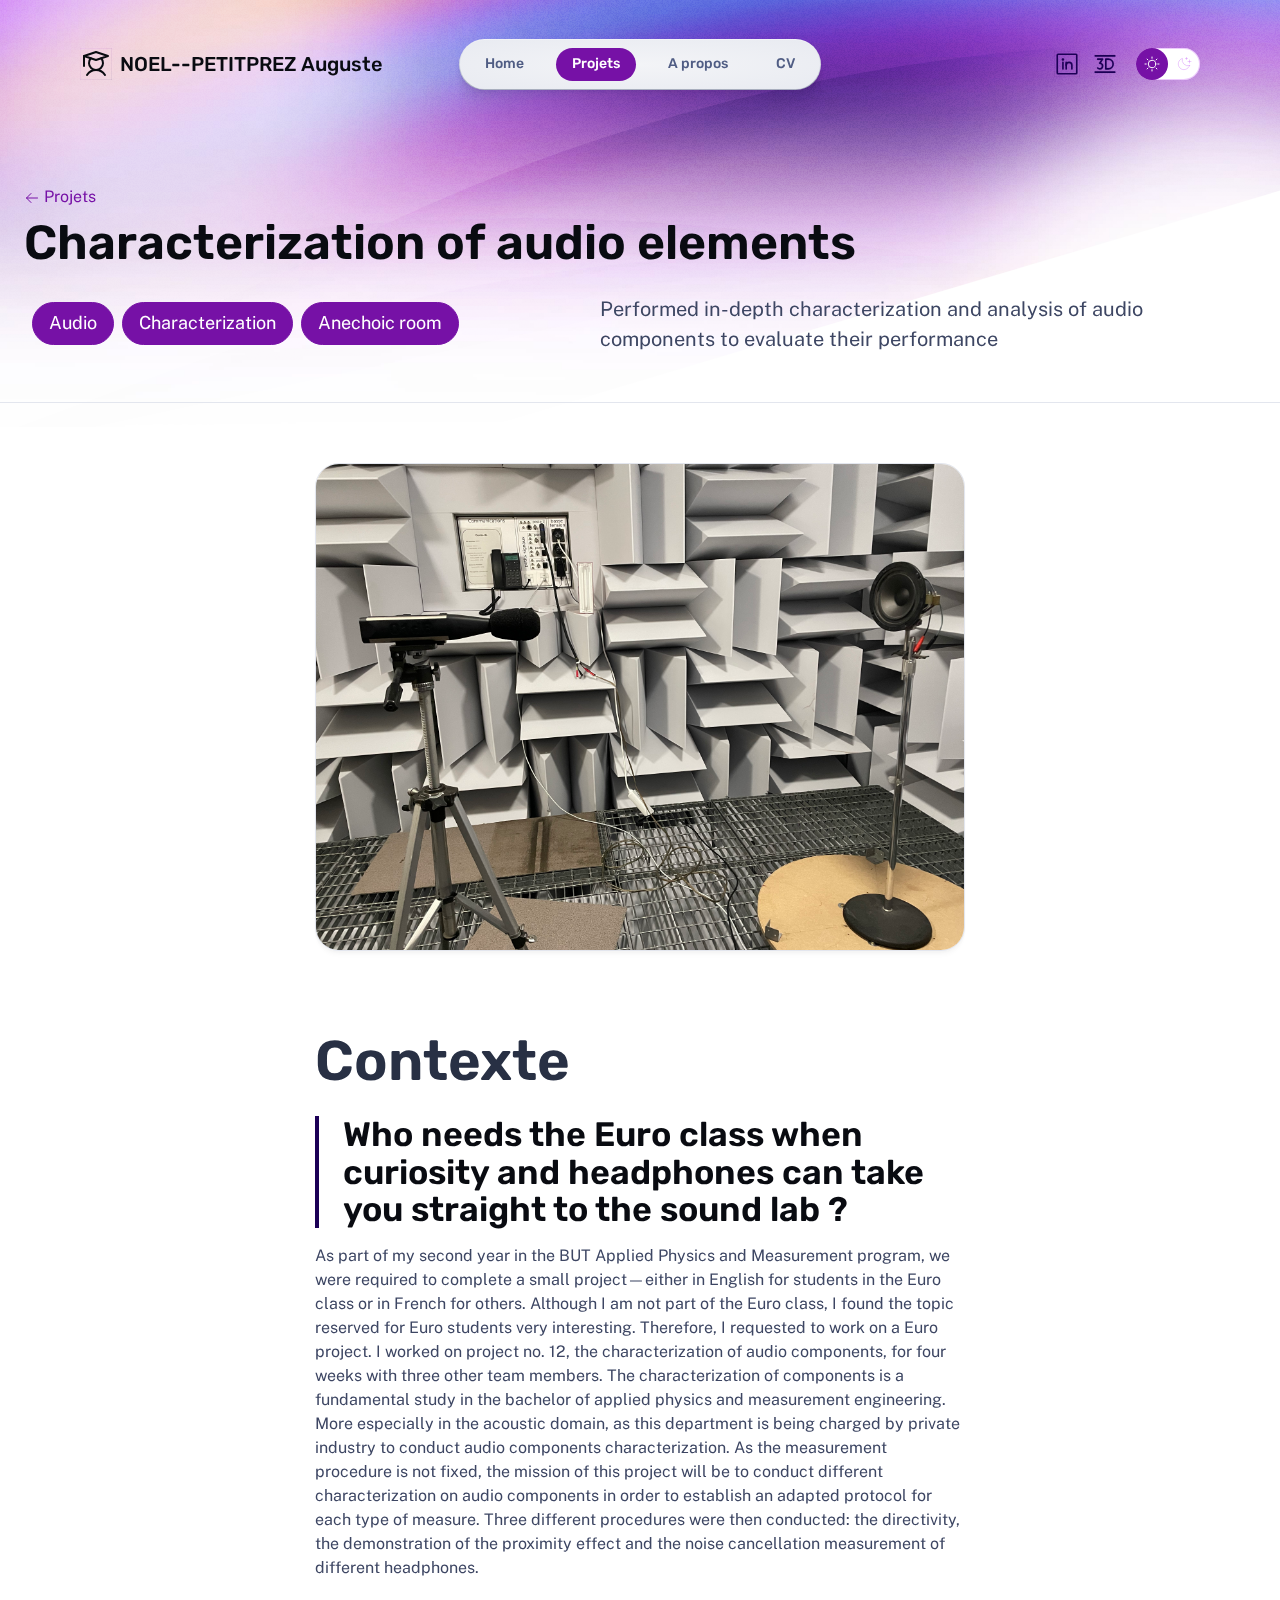
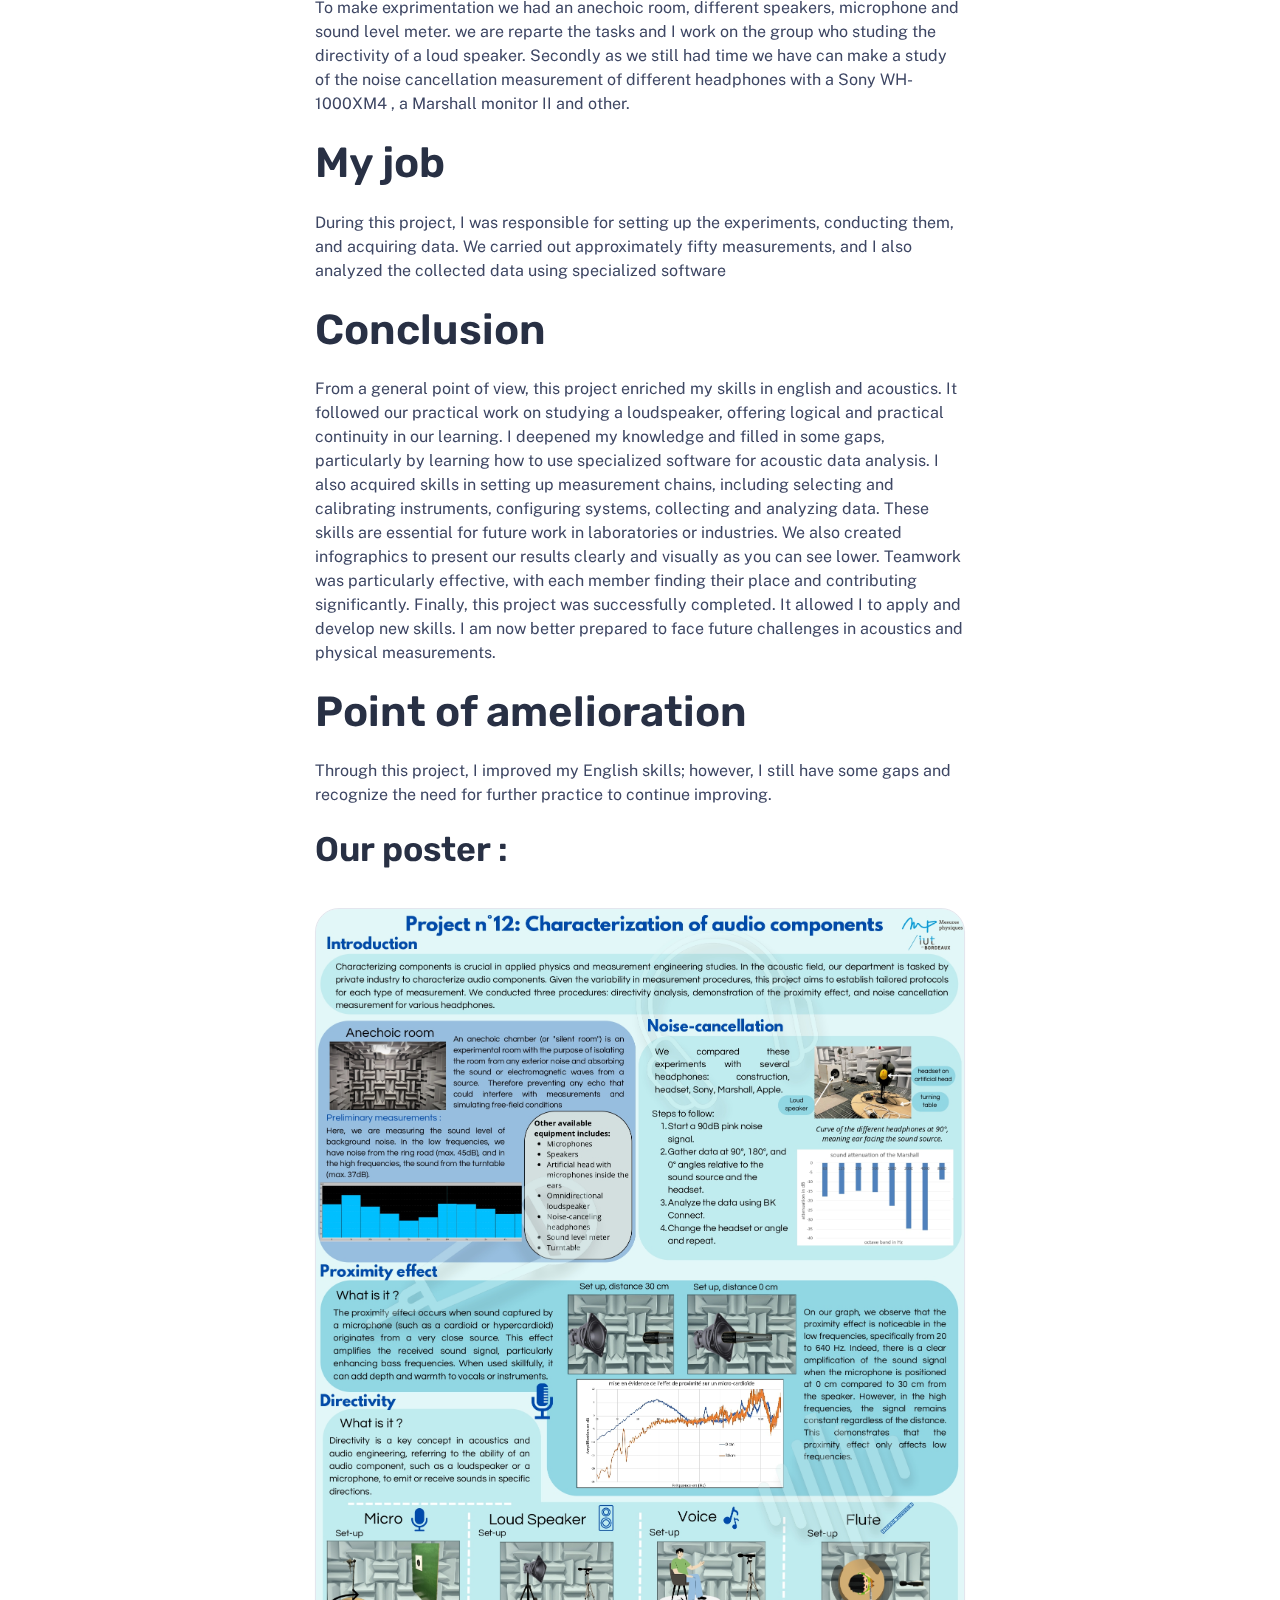
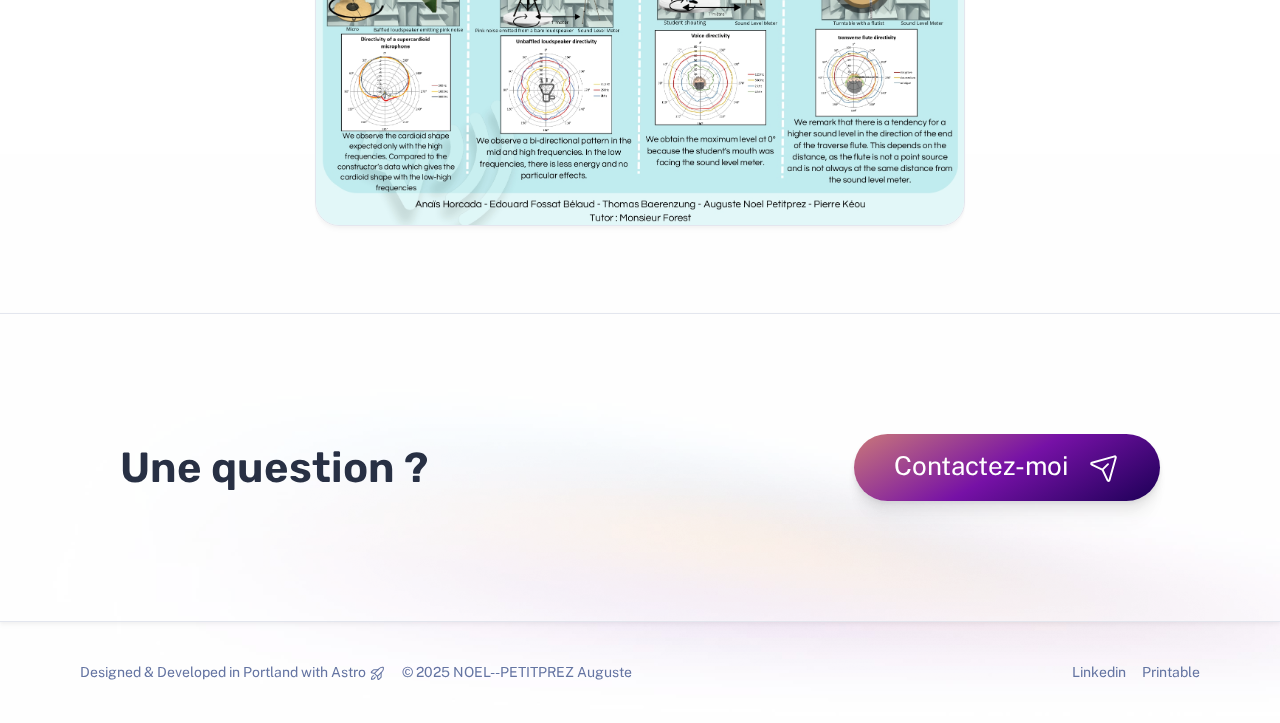
<file: work/characterisation/index.html>
<!DOCTYPE html><html lang="en" data-astro-cid-37fxchfa> <head><meta charset="UTF-8"><meta name="description" property="og:description" content="Performed in-depth characterization and analysis of audio components to evaluate their performance
"><meta name="viewport" content="width=device-width"><meta name="generator" content="Astro v5.1.9"><title>Characterization of audio elements</title><link rel="icon" type="image/svg+xml" href="/favicon.svg"><link rel="preconnect" href="https://fonts.googleapis.com"><link rel="preconnect" href="https://fonts.gstatic.com" crossorigin><link href="https://fonts.googleapis.com/css2?family=Public+Sans:ital,wght@0,400;0,700;1,400&family=Rubik:wght@500;600&display=swap" rel="stylesheet"><script>
	// This code is inlined in the head to make dark mode instant & blocking.
	const getThemePreference = () => {
		if (typeof localStorage !== 'undefined' && localStorage.getItem('theme')) {
			return localStorage.getItem('theme');
		}
		return window.matchMedia('(prefers-color-scheme: dark)').matches ? 'dark' : 'light';
	};
	const isDark = getThemePreference() === 'dark';
	document.documentElement.classList[isDark ? 'add' : 'remove']('theme-dark');

	if (typeof localStorage !== 'undefined') {
		// Watch the document element and persist user preference when it changes.
		const observer = new MutationObserver(() => {
			const isDark = document.documentElement.classList.contains('theme-dark');
			localStorage.setItem('theme', isDark ? 'dark' : 'light');
		});
		observer.observe(document.documentElement, { attributes: true, attributeFilter: ['class'] });
	}
</script><link rel="stylesheet" href="/_astro/CV.BbwVg_Qa.css">
<style>a[data-astro-cid-balv45lp]{position:relative;display:flex;place-content:center;text-align:center;padding:.56em 2em;gap:.8em;color:var(--accent-text-over);text-decoration:none;line-height:1.1;border-radius:999rem;overflow:hidden;background:var(--gradient-accent-orange);box-shadow:var(--shadow-md);white-space:nowrap}@media (min-width: 20em){a[data-astro-cid-balv45lp]{font-size:var(--text-lg)}}a[data-astro-cid-balv45lp]:after{content:"";position:absolute;inset:0;pointer-events:none;transition:background-color var(--theme-transition);mix-blend-mode:overlay}a[data-astro-cid-balv45lp]:focus:after,a[data-astro-cid-balv45lp]:hover:after{background-color:hsla(var(--gray-999-basis),.3)}@media (min-width: 50em){a[data-astro-cid-balv45lp]{padding:1.125rem 2.5rem;font-size:var(--text-xl)}}aside[data-astro-cid-rcdzuq3a]{display:flex;flex-direction:column;align-items:center;gap:3rem;border-top:1px solid var(--gray-800);border-bottom:1px solid var(--gray-800);padding:5rem 1.5rem;background-color:var(--gray-999_40);box-shadow:var(--shadow-sm)}h2[data-astro-cid-rcdzuq3a]{font-size:var(--text-xl);text-align:center;max-width:15ch}@media (min-width: 50em){aside[data-astro-cid-rcdzuq3a]{padding:7.5rem;flex-direction:row;flex-wrap:wrap;justify-content:space-between}h2[data-astro-cid-rcdzuq3a]{font-size:var(--text-3xl);text-align:left}}
svg[data-astro-cid-patnjmll]{vertical-align:middle;width:var(--size, 1em);height:var(--size, 1em)}
.pill[data-astro-cid-2qeywk4b]{display:flex;padding:.5rem 1rem;gap:.5rem;color:var(--accent-text-over);border:1px solid var(--accent-regular);background-color:var(--accent-regular);border-radius:999rem;font-size:var(--text-md);line-height:1.35;white-space:nowrap}
header[data-astro-cid-qwekciqp]{padding-bottom:2.5rem;border-bottom:1px solid var(--gray-800)}.back-link[data-astro-cid-qwekciqp]{display:none}.details[data-astro-cid-qwekciqp]{display:flex;flex-direction:column;padding:.5rem;gap:1.5rem;justify-content:space-between;align-items:center}.tags[data-astro-cid-qwekciqp]{display:flex;gap:.5rem}.description[data-astro-cid-qwekciqp]{font-size:var(--text-lg);max-width:54ch}.content[data-astro-cid-qwekciqp]{max-width:65ch;margin-inline:auto}.content[data-astro-cid-qwekciqp]>*+*{margin-top:1rem}.content[data-astro-cid-qwekciqp] h1,.content[data-astro-cid-qwekciqp] h2,.content[data-astro-cid-qwekciqp] h3,.content[data-astro-cid-qwekciqp] h4,.content[data-astro-cid-qwekciqp] h5{margin:1.5rem 0}.content[data-astro-cid-qwekciqp] img{border-radius:1.5rem;box-shadow:var(--shadow-sm);background:var(--gradient-subtle);border:1px solid var(--gray-800)}.content[data-astro-cid-qwekciqp] blockquote{font-size:var(--text-lg);font-family:var(--font-brand);font-weight:600;line-height:1.1;padding-inline-start:1.5rem;border-inline-start:.25rem solid var(--accent-dark);color:var(--gray-0)}.back-link[data-astro-cid-qwekciqp],.content[data-astro-cid-qwekciqp] a{text-decoration:1px solid underline transparent;text-underline-offset:.25em;transition:text-decoration-color var(--theme-transition)}.back-link[data-astro-cid-qwekciqp]:hover,.back-link[data-astro-cid-qwekciqp]:focus,.content[data-astro-cid-qwekciqp] a:hover,.content[data-astro-cid-qwekciqp] a:focus{text-decoration-color:currentColor}@media (min-width: 50em){.back-link[data-astro-cid-qwekciqp]{display:block;align-self:flex-start}.details[data-astro-cid-qwekciqp]{flex-direction:row;gap:2.5rem}.content[data-astro-cid-qwekciqp] blockquote{font-size:var(--text-2xl)}}
</style></head> <body data-astro-cid-37fxchfa> <div class="stack backgrounds" data-astro-cid-37fxchfa> <nav data-astro-cid-dmqpwcec> <div class="menu-header" data-astro-cid-dmqpwcec> <a href="/" class="site-title" data-astro-cid-dmqpwcec> <svg xmlns="http://www.w3.org/2000/svg" width="40" height="40" viewBox="0 0 256 256" aria-hidden="true" stroke="url(#icon-gradient-3a4y14ko3)" fill="url(#icon-gradient-3a4y14ko3)" style="--size:1.6em" class="astro-patnjmll" data-astro-cid-patnjmll> <g data-astro-cid-patnjmll><rect width="256" height="256" fill="none"/><line x1="32" y1="64" x2="32" y2="144" fill="none" stroke="currentColor" stroke-linecap="round" stroke-linejoin="round" stroke-width="16"/><path d="M56,216c15.7-24.08,41.11-40,72-40s56.3,15.92,72,40" fill="none" stroke="currentColor" stroke-linecap="round" stroke-linejoin="round" stroke-width="16"/><polygon points="224 64 128 96 32 64 128 32 224 64" fill="none" stroke="currentColor" stroke-linecap="round" stroke-linejoin="round" stroke-width="16"/><path d="M169.34,82.22a56,56,0,1,1-82.68,0" fill="none" stroke="currentColor" stroke-linecap="round" stroke-linejoin="round" stroke-width="16"/></g> <linearGradient id="icon-gradient-3a4y14ko3" x1="23" x2="235" y1="43" y2="202" gradientUnits="userSpaceOnUse" data-astro-cid-patnjmll> <stop stop-color="var(--gradient-stop-1)" data-astro-cid-patnjmll></stop> <stop offset=".5" stop-color="var(--gradient-stop-2)" data-astro-cid-patnjmll></stop> <stop offset="1" stop-color="var(--gradient-stop-3)" data-astro-cid-patnjmll></stop> </linearGradient> </svg> 
NOEL--PETITPREZ Auguste
</a> <menu-button data-astro-cid-dmqpwcec="true"> <template data-astro-cid-dmqpwcec> <button class="menu-button" aria-expanded="false" data-astro-cid-dmqpwcec> <span class="sr-only" data-astro-cid-dmqpwcec>Menu</span> <svg xmlns="http://www.w3.org/2000/svg" width="40" height="40" viewBox="0 0 256 256" aria-hidden="true" stroke="currentcolor" fill="currentcolor" class="astro-patnjmll" data-astro-cid-patnjmll> <g data-astro-cid-patnjmll><path stroke-linecap="round" stroke-linejoin="round" stroke-width="16" d="M40 128h176M40 64h176M40 192h176"/></g>  </svg>  </button> </template> </menu-button> </div> <noscript> <ul class="nav-items" data-astro-cid-dmqpwcec> <li data-astro-cid-dmqpwcec> <a class="link" href="/" data-astro-cid-dmqpwcec> Home </a> </li><li data-astro-cid-dmqpwcec> <a aria-current="page" class="link" href="/work/" data-astro-cid-dmqpwcec> Projets </a> </li><li data-astro-cid-dmqpwcec> <a class="link" href="/about/" data-astro-cid-dmqpwcec> A propos </a> </li><li data-astro-cid-dmqpwcec> <a class="link" href="/CV/" data-astro-cid-dmqpwcec> CV </a> </li> </ul> </noscript> <noscript> <div class="menu-footer" data-astro-cid-dmqpwcec> <div class="socials" data-astro-cid-dmqpwcec> <a href="https://www.linkedin.com/in/auguste-noel-petitprez-6b927630a?utm_source=share&utm_campaign=share_via&utm_content=profile&utm_medium=ios_app" class="social" data-astro-cid-dmqpwcec> <span class="sr-only" data-astro-cid-dmqpwcec>linkedin</span> <svg xmlns="http://www.w3.org/2000/svg" width="40" height="40" viewBox="0 0 256 256" aria-hidden="true" stroke="currentcolor" fill="currentcolor" class="astro-patnjmll" data-astro-cid-patnjmll> <g data-astro-cid-patnjmll><rect width="256" height="256" fill="none"/><rect x="32" y="32" width="192" height="192" rx="8" fill="none" stroke="currentColor" stroke-linecap="round" stroke-linejoin="round" stroke-width="16"/><line x1="120" y1="112" x2="120" y2="176" fill="none" stroke="currentColor" stroke-linecap="round" stroke-linejoin="round" stroke-width="16"/><line x1="88" y1="112" x2="88" y2="176" fill="none" stroke="currentColor" stroke-linecap="round" stroke-linejoin="round" stroke-width="16"/><path d="M120,140a28,28,0,0,1,56,0v36" fill="none" stroke="currentColor" stroke-linecap="round" stroke-linejoin="round" stroke-width="16"/><circle cx="88" cy="84" r="12"/></g>  </svg>  </a><a href="https://www.printables.com/@AugusteNoel_328208/models" class="social" data-astro-cid-dmqpwcec> <span class="sr-only" data-astro-cid-dmqpwcec>printable</span> <svg xmlns="http://www.w3.org/2000/svg" width="40" height="40" viewBox="0 0 256 256" aria-hidden="true" stroke="currentcolor" fill="currentcolor" class="astro-patnjmll" data-astro-cid-patnjmll> <g data-astro-cid-patnjmll><path d="M96,148a20,20,0,0,0-20-20,8,8,0,0,1-6.55-12.59L88.63,88H56a8,8,0,0,1,0-16h48a8,8,0,0,1,6.55,12.59l-21,30A36,36,0,0,1,76,184a35.71,35.71,0,0,1-25.71-10.81A8,8,0,1,1,61.71,162,20,20,0,0,0,96,148Zm64-76a56,56,0,0,1,0,112H136a8,8,0,0,1-8-8V80a8,8,0,0,1,8-8Zm0,16H144v80h16a40,40,0,0,0,0-80ZM32,56H224a8,8,0,0,0,0-16H32a8,8,0,0,0,0,16ZM224,200H32a8,8,0,0,0,0,16H224a8,8,0,0,0,0-16Z"></path></g>  </svg>  </a> </div> </div> </noscript> <div id="menu-content" hidden data-astro-cid-dmqpwcec> <ul class="nav-items" data-astro-cid-dmqpwcec> <li data-astro-cid-dmqpwcec> <a class="link" href="/" data-astro-cid-dmqpwcec> Home </a> </li><li data-astro-cid-dmqpwcec> <a aria-current="page" class="link" href="/work/" data-astro-cid-dmqpwcec> Projets </a> </li><li data-astro-cid-dmqpwcec> <a class="link" href="/about/" data-astro-cid-dmqpwcec> A propos </a> </li><li data-astro-cid-dmqpwcec> <a class="link" href="/CV/" data-astro-cid-dmqpwcec> CV </a> </li> </ul> <div class="menu-footer" data-astro-cid-dmqpwcec> <div class="socials" data-astro-cid-dmqpwcec> <a href="https://www.linkedin.com/in/auguste-noel-petitprez-6b927630a?utm_source=share&utm_campaign=share_via&utm_content=profile&utm_medium=ios_app" class="social" data-astro-cid-dmqpwcec> <span class="sr-only" data-astro-cid-dmqpwcec>linkedin</span> <svg xmlns="http://www.w3.org/2000/svg" width="40" height="40" viewBox="0 0 256 256" aria-hidden="true" stroke="currentcolor" fill="currentcolor" class="astro-patnjmll" data-astro-cid-patnjmll> <g data-astro-cid-patnjmll><rect width="256" height="256" fill="none"/><rect x="32" y="32" width="192" height="192" rx="8" fill="none" stroke="currentColor" stroke-linecap="round" stroke-linejoin="round" stroke-width="16"/><line x1="120" y1="112" x2="120" y2="176" fill="none" stroke="currentColor" stroke-linecap="round" stroke-linejoin="round" stroke-width="16"/><line x1="88" y1="112" x2="88" y2="176" fill="none" stroke="currentColor" stroke-linecap="round" stroke-linejoin="round" stroke-width="16"/><path d="M120,140a28,28,0,0,1,56,0v36" fill="none" stroke="currentColor" stroke-linecap="round" stroke-linejoin="round" stroke-width="16"/><circle cx="88" cy="84" r="12"/></g>  </svg>  </a><a href="https://www.printables.com/@AugusteNoel_328208/models" class="social" data-astro-cid-dmqpwcec> <span class="sr-only" data-astro-cid-dmqpwcec>printable</span> <svg xmlns="http://www.w3.org/2000/svg" width="40" height="40" viewBox="0 0 256 256" aria-hidden="true" stroke="currentcolor" fill="currentcolor" class="astro-patnjmll" data-astro-cid-patnjmll> <g data-astro-cid-patnjmll><path d="M96,148a20,20,0,0,0-20-20,8,8,0,0,1-6.55-12.59L88.63,88H56a8,8,0,0,1,0-16h48a8,8,0,0,1,6.55,12.59l-21,30A36,36,0,0,1,76,184a35.71,35.71,0,0,1-25.71-10.81A8,8,0,1,1,61.71,162,20,20,0,0,0,96,148Zm64-76a56,56,0,0,1,0,112H136a8,8,0,0,1-8-8V80a8,8,0,0,1,8-8Zm0,16H144v80h16a40,40,0,0,0,0-80ZM32,56H224a8,8,0,0,0,0-16H32a8,8,0,0,0,0,16ZM224,200H32a8,8,0,0,0,0,16H224a8,8,0,0,0,0-16Z"></path></g>  </svg>  </a> </div> <div class="theme-toggle" data-astro-cid-dmqpwcec> <theme-toggle data-astro-cid-x3pjskd3="true"> <button data-astro-cid-x3pjskd3> <span class="sr-only" data-astro-cid-x3pjskd3>Dark theme</span> <span class="icon light" data-astro-cid-x3pjskd3><svg xmlns="http://www.w3.org/2000/svg" width="40" height="40" viewBox="0 0 256 256" aria-hidden="true" stroke="currentcolor" fill="currentcolor" class="astro-patnjmll" data-astro-cid-patnjmll> <g data-astro-cid-patnjmll><circle cx="128" cy="128" r="60" fill="none" stroke-linecap="round" stroke-linejoin="round" stroke-width="16"/><path fill="none" stroke-linecap="round" stroke-linejoin="round" stroke-width="16" d="M128 36V16M63 63 49 49m-13 79H16m47 65-14 14m79 13v20m65-47 14 14m13-79h20m-47-65 14-14"/></g>  </svg> </span> <span class="icon dark" data-astro-cid-x3pjskd3><svg xmlns="http://www.w3.org/2000/svg" width="40" height="40" viewBox="0 0 256 256" aria-hidden="true" stroke="currentcolor" fill="currentcolor" class="astro-patnjmll" data-astro-cid-patnjmll> <g data-astro-cid-patnjmll><path fill="none" stroke-linecap="round" stroke-linejoin="round" stroke-width="16" d="M216 112V64m24 24h-48m-24-64v32m16-16h-32m65 113A92 92 0 0 1 103 39h0a92 92 0 1 0 114 114Z"/></g>  </svg> </span> </button> </theme-toggle>  <script type="module">class n extends HTMLElement{constructor(){super();const e=this.querySelector("button"),t=s=>{document.documentElement.classList[s?"add":"remove"]("theme-dark"),e.setAttribute("aria-pressed",String(s))};e.addEventListener("click",()=>t(!this.isDark())),t(this.isDark())}isDark(){return document.documentElement.classList.contains("theme-dark")}}customElements.define("theme-toggle",n);</script> </div> </div> </div> </nav> <script type="module">class i extends HTMLElement{constructor(){super(),this.appendChild(this.querySelector("template").content.cloneNode(!0));const n=this.querySelector("button"),t=document.getElementById("menu-content");t.hidden=!0,t.classList.add("menu-content");const d=e=>{n.setAttribute("aria-expanded",e?"true":"false"),t.hidden=!e};n.addEventListener("click",()=>d(t.hidden));const s=e=>{d(e.matches),n.hidden=e.matches},c=window.matchMedia("(min-width: 50em)");s(c),c.addEventListener("change",s)}}customElements.define("menu-button",i);</script>   <div class="stack gap-20" data-astro-cid-qwekciqp> <div class="stack gap-15" data-astro-cid-qwekciqp> <header data-astro-cid-qwekciqp> <div class="wrapper stack gap-2" data-astro-cid-qwekciqp> <a class="back-link" href="/work/" data-astro-cid-qwekciqp><svg xmlns="http://www.w3.org/2000/svg" width="40" height="40" viewBox="0 0 256 256" aria-hidden="true" stroke="currentcolor" fill="currentcolor" class="astro-patnjmll" data-astro-cid-patnjmll> <g data-astro-cid-patnjmll><path fill="none" stroke-linecap="round" stroke-linejoin="round" stroke-width="16" d="M216 128H40m72-72-72 72 72 72"/></g>  </svg>  Projets</a> <div class="hero stack gap-4 start" data-astro-cid-bbe6dxrz> <div class="stack gap-2" data-astro-cid-bbe6dxrz> <h1 class="title" data-astro-cid-bbe6dxrz>Characterization of audio elements</h1>  </div>  <div class="details" data-astro-cid-qwekciqp> <div class="tags" data-astro-cid-qwekciqp> <div class="pill" data-astro-cid-2qeywk4b>Audio</div> <div class="pill" data-astro-cid-2qeywk4b>Characterization</div> <div class="pill" data-astro-cid-2qeywk4b>Anechoic room</div>  </div> <p class="description" data-astro-cid-qwekciqp>Performed in-depth characterization and analysis of audio components to evaluate their performance
</p> </div>  </div>  </div> </header> <main class="wrapper" data-astro-cid-qwekciqp> <div class="stack gap-10 content" data-astro-cid-qwekciqp> <img src="/assets/caracterisation_HP.jpg" alt="characterization of a loud speaker" data-astro-cid-qwekciqp> <div class="content" data-astro-cid-qwekciqp> <h2 id="contexte">Contexte</h2>
<blockquote>
<p>Who needs the Euro class when curiosity and headphones can take you straight to the sound lab ?</p>
</blockquote>
<p>As part of my second year in the BUT Applied Physics and Measurement program, we were required to complete a small project—either in English for students in the Euro class or in French for others. Although I am not part of the Euro class, I found the topic reserved for Euro students very interesting. Therefore, I requested to work on a Euro project. I worked on project no. 12, the characterization of audio components, for four weeks with three other team members. The characterization of components is a fundamental study in the bachelor of applied physics and measurement engineering. More especially in the acoustic domain, as this department is being charged by private industry to conduct audio components characterization. As the measurement procedure is not fixed, the mission of this project will be to conduct different characterization on audio components in order to establish an adapted protocol for each type of measure. Three different procedures were then conducted: the directivity, the demonstration of the proximity effect and the noise cancellation measurement of different headphones.</p>
<p>To make exprimentation we had an anechoic room, different speakers, microphone and sound level meter. we are reparte the tasks and I work on the group who studing the directivity of a loud speaker. Secondly as we still had time we have can make a study of the noise cancellation measurement of different headphones with a Sony WH-1000XM4 , a Marshall monitor II and other.</p>
<h3 id="my-job">My job</h3>
<p>During this project, I was responsible for setting up the experiments, conducting them, and acquiring data. We carried out approximately fifty measurements, and I also analyzed the collected data using specialized software</p>
<h3 id="conclusion">Conclusion</h3>
<p>From a general point of view, this project enriched my skills in english  and acoustics. It followed our practical work on studying a loudspeaker, offering logical and practical continuity in our learning. I deepened my knowledge and filled in some gaps, particularly by learning how to use specialized software for acoustic data analysis.
I also acquired skills in setting up measurement chains, including selecting and calibrating instruments, configuring systems, collecting and analyzing data. These skills are essential for future work in laboratories or industries. We also created infographics to present our results clearly and visually as you can see lower.
Teamwork was particularly effective, with each member finding their place and contributing significantly.
Finally, this project was successfully completed. It allowed I to apply and develop new skills. I am now better prepared to face future challenges in acoustics and physical measurements.</p>
<h3 id="point-of-amelioration">Point of amelioration</h3>
<p>Through this project, I improved my English skills; however, I still have some gaps and recognize the need for further practice to continue improving.</p>
<h4 id="our-poster">Our poster :</h4>
<img src="/assets/Infographie_Prjt_12.jpg" alt="Infographie"> </div> </div> </main> </div> <aside data-astro-cid-rcdzuq3a> <h2 data-astro-cid-rcdzuq3a>Une question ? </h2> <a href="mailto:auguste.noelpetitprez@gmail.com" data-astro-cid-balv45lp>
Contactez-moi
<svg xmlns="http://www.w3.org/2000/svg" width="40" height="40" viewBox="0 0 256 256" aria-hidden="true" stroke="currentcolor" fill="currentcolor" style="--size:1.2em" class="astro-patnjmll" data-astro-cid-patnjmll> <g data-astro-cid-patnjmll><path fill="none" stroke-linecap="round" stroke-linejoin="round" stroke-width="16" d="M210.3 35.9 23.9 88.4a8 8 0 0 0-1.2 15l85.6 40.5a7.8 7.8 0 0 1 3.8 3.8l40.5 85.6a8 8 0 0 0 15-1.2l52.5-186.4a7.9 7.9 0 0 0-9.8-9.8Zm-99.4 109.2 45.2-45.2"/></g>  </svg>  </a>  </aside>  </div>  <footer data-astro-cid-sz7xmlte> <div class="group" data-astro-cid-sz7xmlte> <p data-astro-cid-sz7xmlte>
Designed & Developed in Portland with <a href="https://astro.build/" data-astro-cid-sz7xmlte>Astro</a> <svg xmlns="http://www.w3.org/2000/svg" width="40" height="40" viewBox="0 0 256 256" aria-hidden="true" stroke="currentcolor" fill="currentcolor" style="--size:1.2em" class="astro-patnjmll" data-astro-cid-patnjmll> <g data-astro-cid-patnjmll><path fill="none" stroke-linecap="round" stroke-linejoin="round" stroke-width="16" d="M94.1 184.6c-11.4 33.9-56.6 33.9-56.6 33.9s0-45.2 33.9-56.6m124.5-56.5L128 173.3 82.7 128l67.9-67.9C176.3 34.4 202 34.7 213 36.3a7.8 7.8 0 0 1 6.7 6.7c1.6 11 1.9 36.7-23.8 62.4Z"/><path fill="none" stroke-linecap="round" stroke-linejoin="round" stroke-width="16" d="M184.6 116.7v64.6a8 8 0 0 1-2.4 5.6l-32.3 32.4a8 8 0 0 1-13.5-4.1l-8.4-41.9m11.3-101.9H74.7a8 8 0 0 0-5.6 2.4l-32.4 32.3a8 8 0 0 0 4.1 13.5l41.9 8.4"/></g>  </svg>  </p> <p data-astro-cid-sz7xmlte>&copy; 2025 NOEL--PETITPREZ Auguste</p> </div> <p class="socials" data-astro-cid-sz7xmlte> <a href="https://www.linkedin.com/in/auguste-noel-petitprez-6b927630a?utm_source=share&utm_campaign=share_via&utm_content=profile&utm_medium=ios_app" data-astro-cid-sz7xmlte> Linkedin</a> <a href="https://www.printables.com/@AugusteNoel_328208/models" data-astro-cid-sz7xmlte> Printable</a> </p> </footer>  </div> <script type="module">addEventListener("load",()=>document.documentElement.classList.add("loaded"));</script>  </body> </html>
</file>
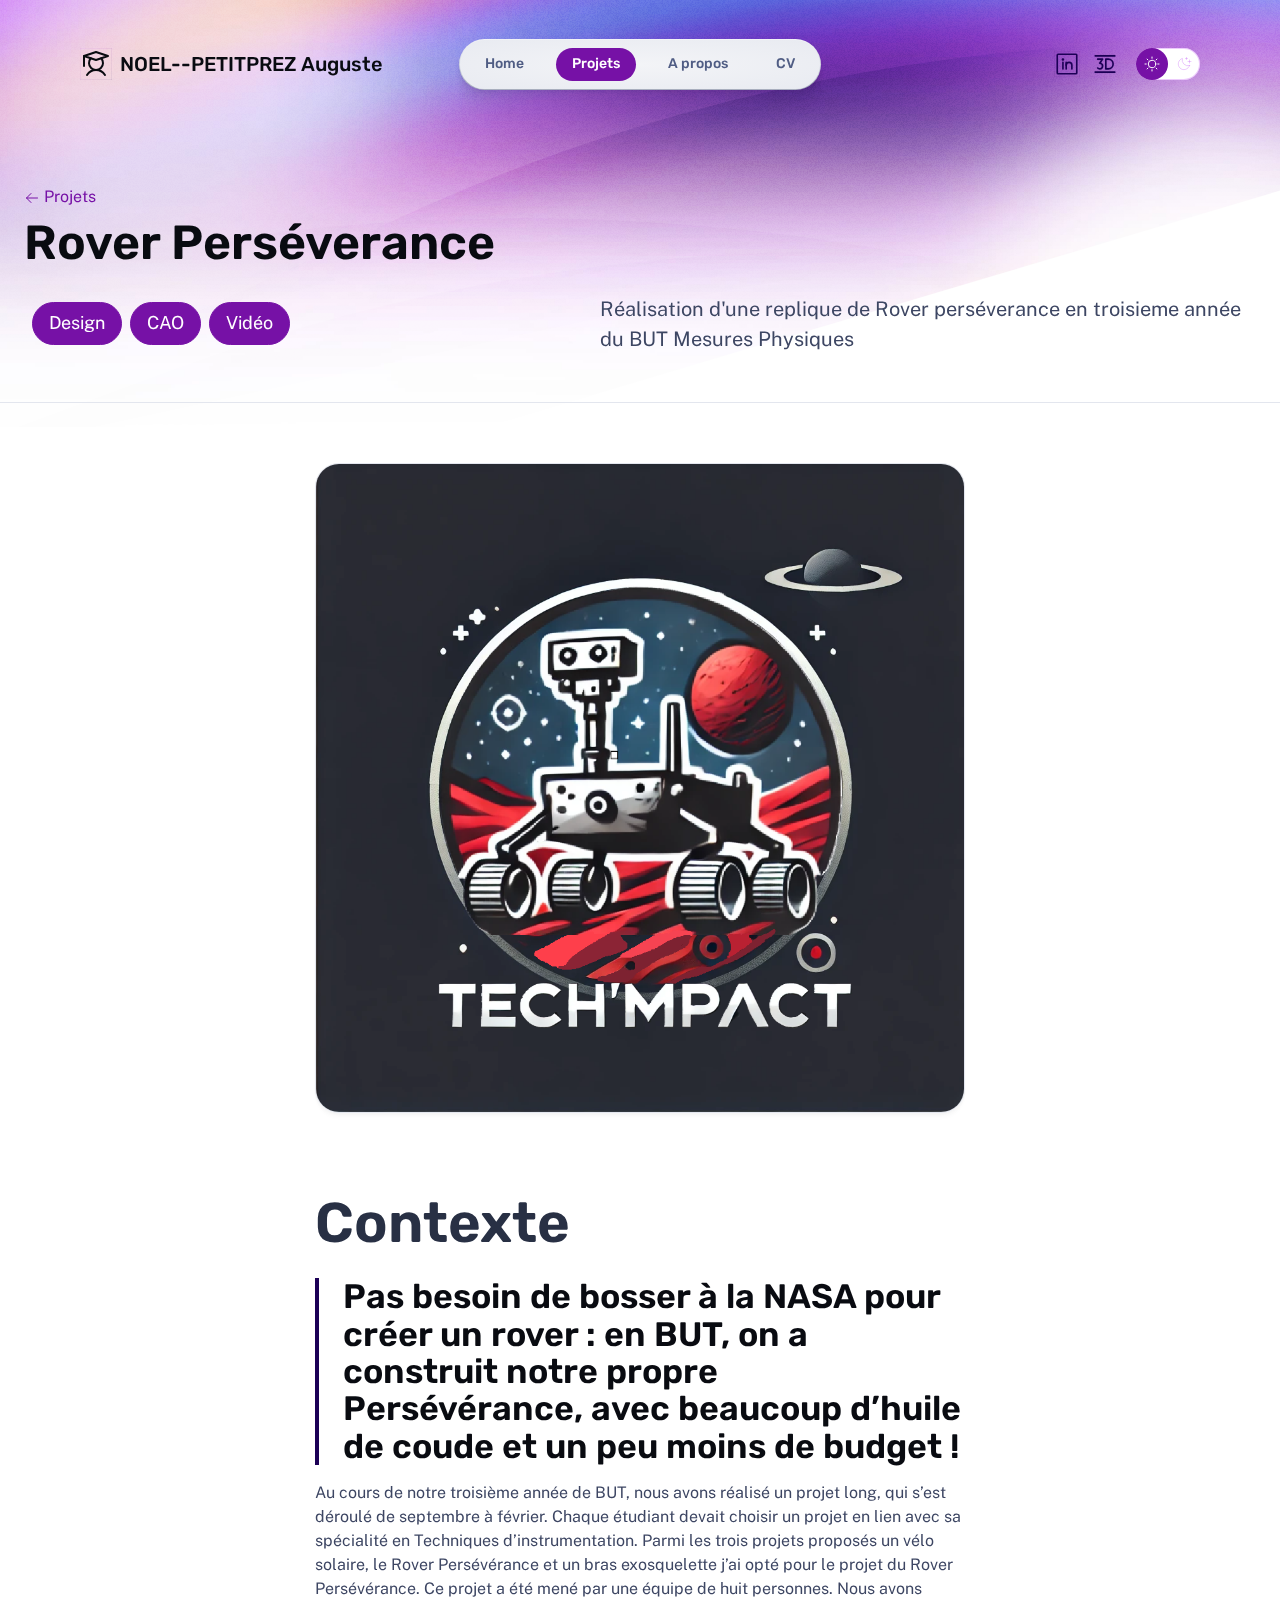
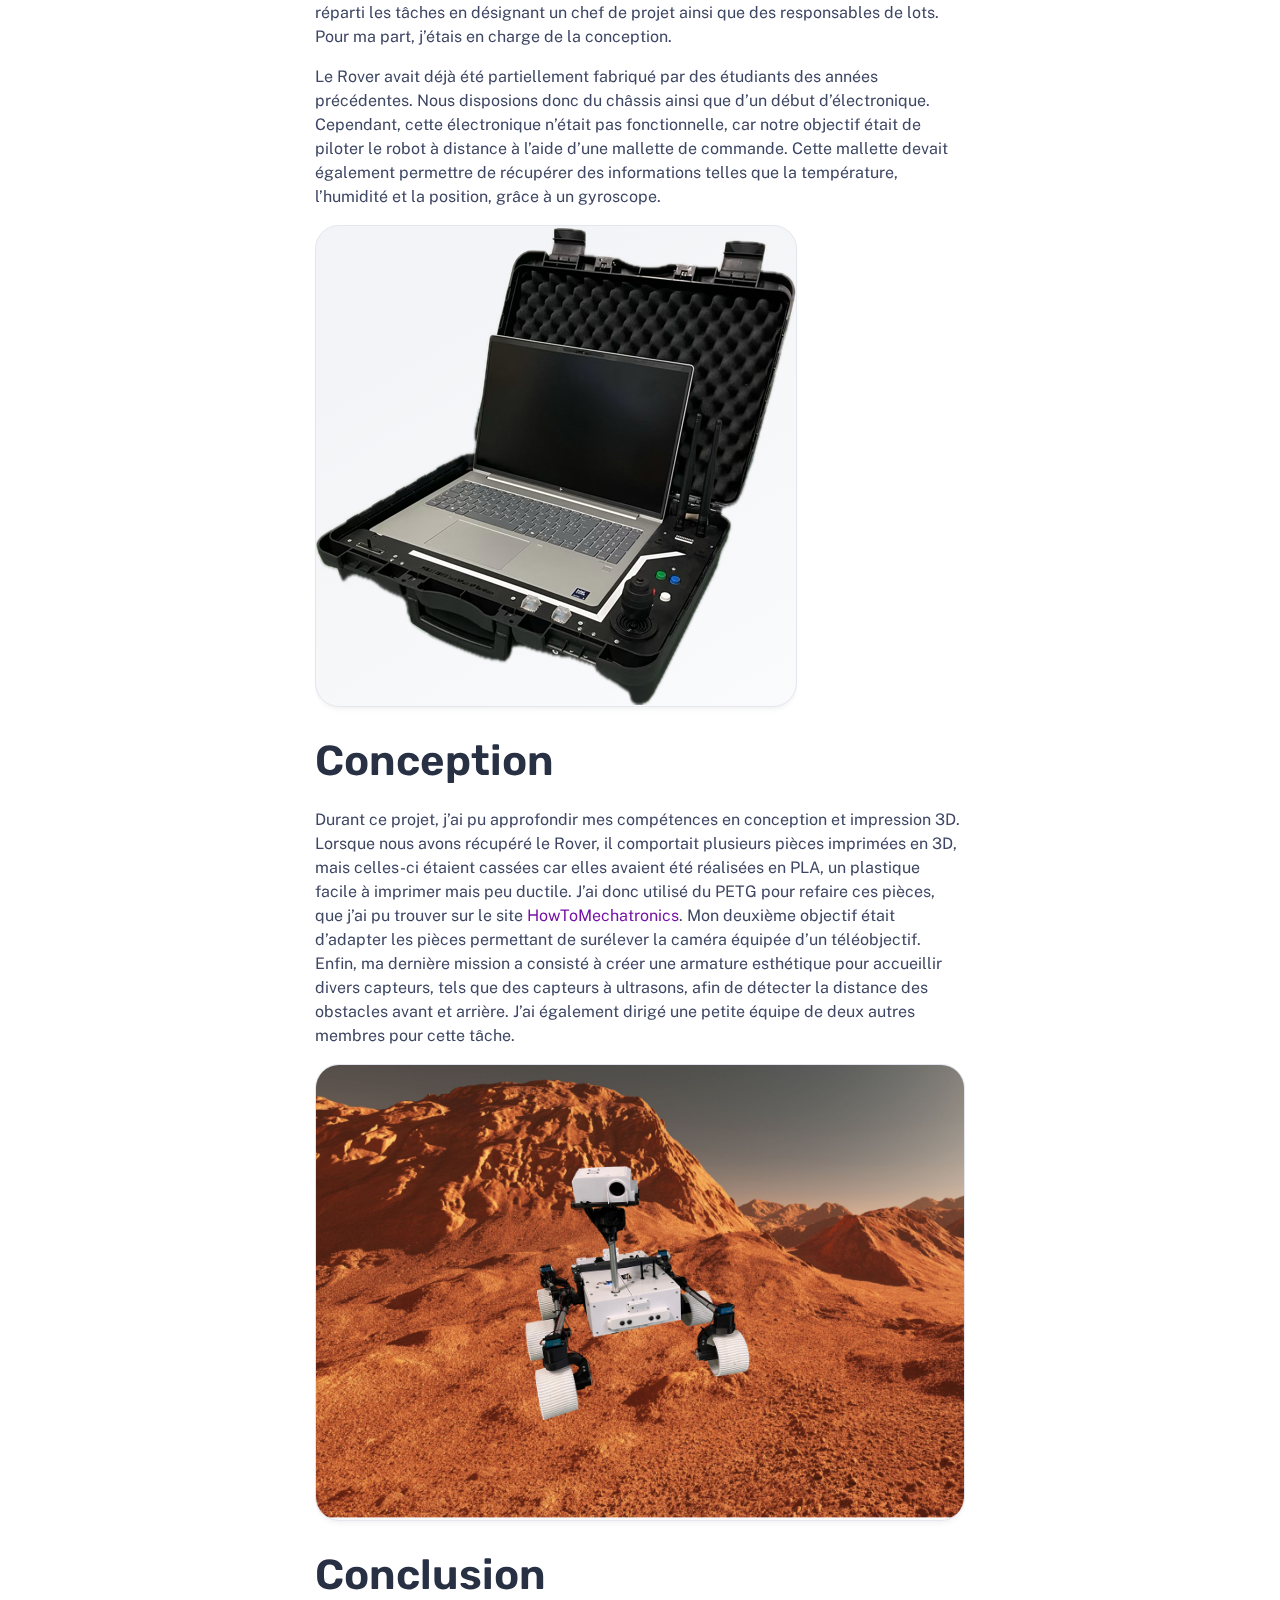
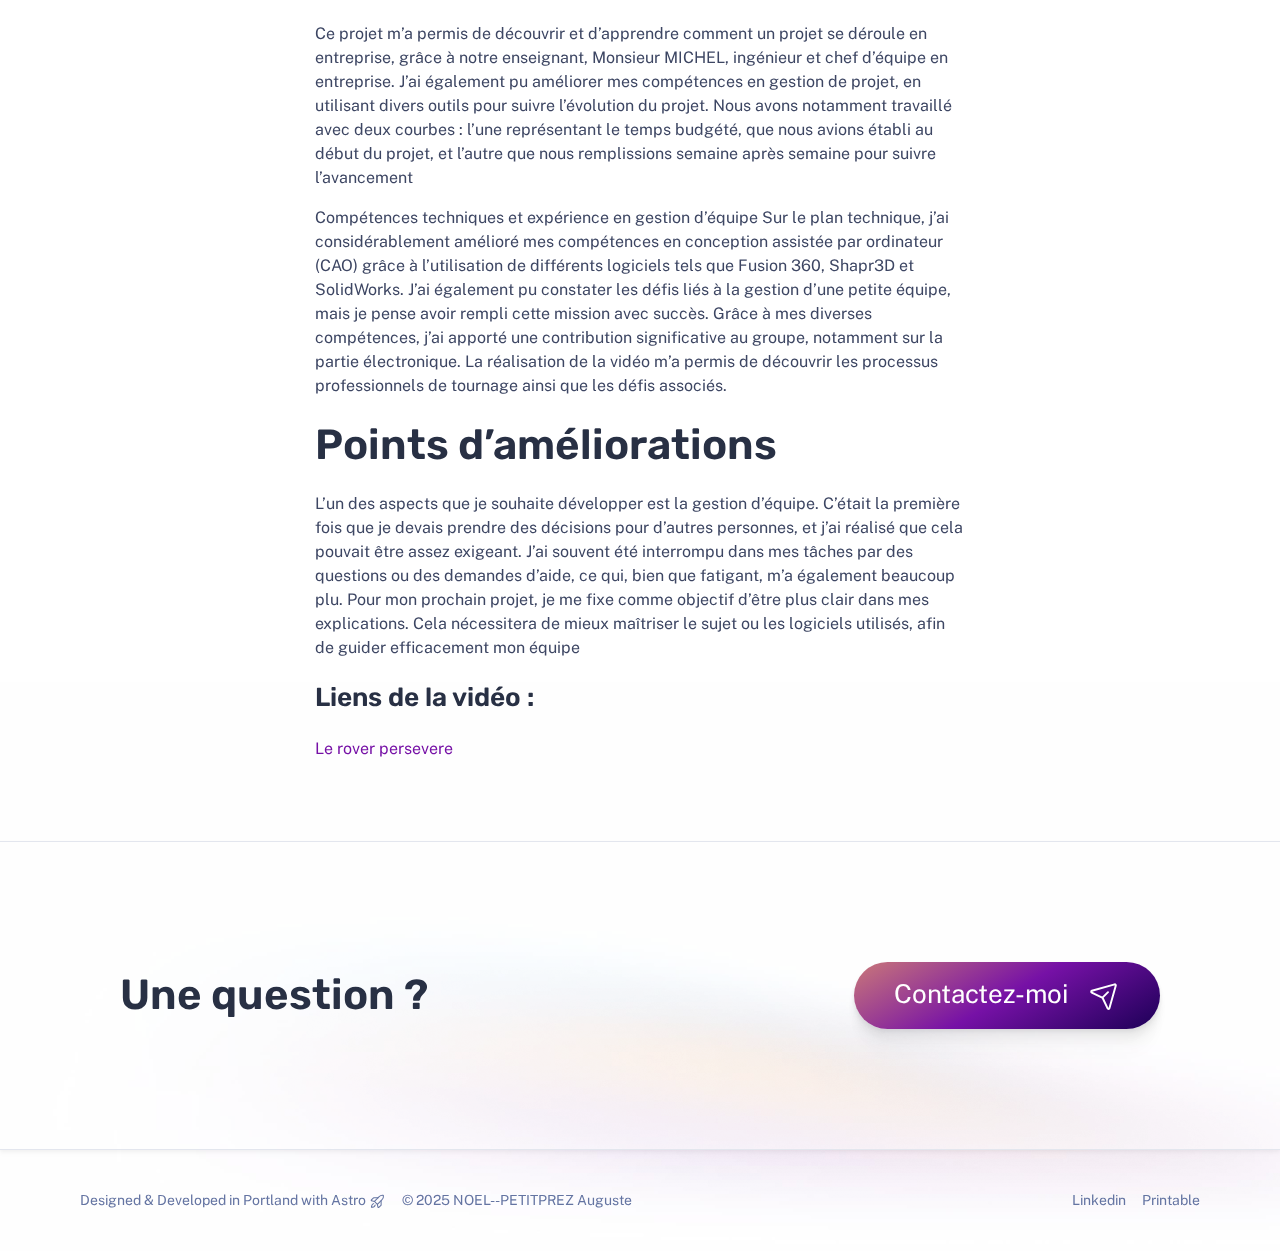
<file: work/rover/index.html>
<!DOCTYPE html><html lang="en" data-astro-cid-37fxchfa> <head><meta charset="UTF-8"><meta name="description" property="og:description" content="Réalisation d'une replique de Rover perséverance en troisieme année du BUT Mesures Physiques 
"><meta name="viewport" content="width=device-width"><meta name="generator" content="Astro v5.1.9"><title>Rover Perséverance</title><link rel="icon" type="image/svg+xml" href="/favicon.svg"><link rel="preconnect" href="https://fonts.googleapis.com"><link rel="preconnect" href="https://fonts.gstatic.com" crossorigin><link href="https://fonts.googleapis.com/css2?family=Public+Sans:ital,wght@0,400;0,700;1,400&family=Rubik:wght@500;600&display=swap" rel="stylesheet"><script>
	// This code is inlined in the head to make dark mode instant & blocking.
	const getThemePreference = () => {
		if (typeof localStorage !== 'undefined' && localStorage.getItem('theme')) {
			return localStorage.getItem('theme');
		}
		return window.matchMedia('(prefers-color-scheme: dark)').matches ? 'dark' : 'light';
	};
	const isDark = getThemePreference() === 'dark';
	document.documentElement.classList[isDark ? 'add' : 'remove']('theme-dark');

	if (typeof localStorage !== 'undefined') {
		// Watch the document element and persist user preference when it changes.
		const observer = new MutationObserver(() => {
			const isDark = document.documentElement.classList.contains('theme-dark');
			localStorage.setItem('theme', isDark ? 'dark' : 'light');
		});
		observer.observe(document.documentElement, { attributes: true, attributeFilter: ['class'] });
	}
</script><link rel="stylesheet" href="/_astro/CV.BbwVg_Qa.css">
<style>a[data-astro-cid-balv45lp]{position:relative;display:flex;place-content:center;text-align:center;padding:.56em 2em;gap:.8em;color:var(--accent-text-over);text-decoration:none;line-height:1.1;border-radius:999rem;overflow:hidden;background:var(--gradient-accent-orange);box-shadow:var(--shadow-md);white-space:nowrap}@media (min-width: 20em){a[data-astro-cid-balv45lp]{font-size:var(--text-lg)}}a[data-astro-cid-balv45lp]:after{content:"";position:absolute;inset:0;pointer-events:none;transition:background-color var(--theme-transition);mix-blend-mode:overlay}a[data-astro-cid-balv45lp]:focus:after,a[data-astro-cid-balv45lp]:hover:after{background-color:hsla(var(--gray-999-basis),.3)}@media (min-width: 50em){a[data-astro-cid-balv45lp]{padding:1.125rem 2.5rem;font-size:var(--text-xl)}}aside[data-astro-cid-rcdzuq3a]{display:flex;flex-direction:column;align-items:center;gap:3rem;border-top:1px solid var(--gray-800);border-bottom:1px solid var(--gray-800);padding:5rem 1.5rem;background-color:var(--gray-999_40);box-shadow:var(--shadow-sm)}h2[data-astro-cid-rcdzuq3a]{font-size:var(--text-xl);text-align:center;max-width:15ch}@media (min-width: 50em){aside[data-astro-cid-rcdzuq3a]{padding:7.5rem;flex-direction:row;flex-wrap:wrap;justify-content:space-between}h2[data-astro-cid-rcdzuq3a]{font-size:var(--text-3xl);text-align:left}}
svg[data-astro-cid-patnjmll]{vertical-align:middle;width:var(--size, 1em);height:var(--size, 1em)}
.pill[data-astro-cid-2qeywk4b]{display:flex;padding:.5rem 1rem;gap:.5rem;color:var(--accent-text-over);border:1px solid var(--accent-regular);background-color:var(--accent-regular);border-radius:999rem;font-size:var(--text-md);line-height:1.35;white-space:nowrap}
header[data-astro-cid-qwekciqp]{padding-bottom:2.5rem;border-bottom:1px solid var(--gray-800)}.back-link[data-astro-cid-qwekciqp]{display:none}.details[data-astro-cid-qwekciqp]{display:flex;flex-direction:column;padding:.5rem;gap:1.5rem;justify-content:space-between;align-items:center}.tags[data-astro-cid-qwekciqp]{display:flex;gap:.5rem}.description[data-astro-cid-qwekciqp]{font-size:var(--text-lg);max-width:54ch}.content[data-astro-cid-qwekciqp]{max-width:65ch;margin-inline:auto}.content[data-astro-cid-qwekciqp]>*+*{margin-top:1rem}.content[data-astro-cid-qwekciqp] h1,.content[data-astro-cid-qwekciqp] h2,.content[data-astro-cid-qwekciqp] h3,.content[data-astro-cid-qwekciqp] h4,.content[data-astro-cid-qwekciqp] h5{margin:1.5rem 0}.content[data-astro-cid-qwekciqp] img{border-radius:1.5rem;box-shadow:var(--shadow-sm);background:var(--gradient-subtle);border:1px solid var(--gray-800)}.content[data-astro-cid-qwekciqp] blockquote{font-size:var(--text-lg);font-family:var(--font-brand);font-weight:600;line-height:1.1;padding-inline-start:1.5rem;border-inline-start:.25rem solid var(--accent-dark);color:var(--gray-0)}.back-link[data-astro-cid-qwekciqp],.content[data-astro-cid-qwekciqp] a{text-decoration:1px solid underline transparent;text-underline-offset:.25em;transition:text-decoration-color var(--theme-transition)}.back-link[data-astro-cid-qwekciqp]:hover,.back-link[data-astro-cid-qwekciqp]:focus,.content[data-astro-cid-qwekciqp] a:hover,.content[data-astro-cid-qwekciqp] a:focus{text-decoration-color:currentColor}@media (min-width: 50em){.back-link[data-astro-cid-qwekciqp]{display:block;align-self:flex-start}.details[data-astro-cid-qwekciqp]{flex-direction:row;gap:2.5rem}.content[data-astro-cid-qwekciqp] blockquote{font-size:var(--text-2xl)}}
</style></head> <body data-astro-cid-37fxchfa> <div class="stack backgrounds" data-astro-cid-37fxchfa> <nav data-astro-cid-dmqpwcec> <div class="menu-header" data-astro-cid-dmqpwcec> <a href="/" class="site-title" data-astro-cid-dmqpwcec> <svg xmlns="http://www.w3.org/2000/svg" width="40" height="40" viewBox="0 0 256 256" aria-hidden="true" stroke="url(#icon-gradient-1eykwv6qv)" fill="url(#icon-gradient-1eykwv6qv)" style="--size:1.6em" class="astro-patnjmll" data-astro-cid-patnjmll> <g data-astro-cid-patnjmll><rect width="256" height="256" fill="none"/><line x1="32" y1="64" x2="32" y2="144" fill="none" stroke="currentColor" stroke-linecap="round" stroke-linejoin="round" stroke-width="16"/><path d="M56,216c15.7-24.08,41.11-40,72-40s56.3,15.92,72,40" fill="none" stroke="currentColor" stroke-linecap="round" stroke-linejoin="round" stroke-width="16"/><polygon points="224 64 128 96 32 64 128 32 224 64" fill="none" stroke="currentColor" stroke-linecap="round" stroke-linejoin="round" stroke-width="16"/><path d="M169.34,82.22a56,56,0,1,1-82.68,0" fill="none" stroke="currentColor" stroke-linecap="round" stroke-linejoin="round" stroke-width="16"/></g> <linearGradient id="icon-gradient-1eykwv6qv" x1="23" x2="235" y1="43" y2="202" gradientUnits="userSpaceOnUse" data-astro-cid-patnjmll> <stop stop-color="var(--gradient-stop-1)" data-astro-cid-patnjmll></stop> <stop offset=".5" stop-color="var(--gradient-stop-2)" data-astro-cid-patnjmll></stop> <stop offset="1" stop-color="var(--gradient-stop-3)" data-astro-cid-patnjmll></stop> </linearGradient> </svg> 
NOEL--PETITPREZ Auguste
</a> <menu-button data-astro-cid-dmqpwcec="true"> <template data-astro-cid-dmqpwcec> <button class="menu-button" aria-expanded="false" data-astro-cid-dmqpwcec> <span class="sr-only" data-astro-cid-dmqpwcec>Menu</span> <svg xmlns="http://www.w3.org/2000/svg" width="40" height="40" viewBox="0 0 256 256" aria-hidden="true" stroke="currentcolor" fill="currentcolor" class="astro-patnjmll" data-astro-cid-patnjmll> <g data-astro-cid-patnjmll><path stroke-linecap="round" stroke-linejoin="round" stroke-width="16" d="M40 128h176M40 64h176M40 192h176"/></g>  </svg>  </button> </template> </menu-button> </div> <noscript> <ul class="nav-items" data-astro-cid-dmqpwcec> <li data-astro-cid-dmqpwcec> <a class="link" href="/" data-astro-cid-dmqpwcec> Home </a> </li><li data-astro-cid-dmqpwcec> <a aria-current="page" class="link" href="/work/" data-astro-cid-dmqpwcec> Projets </a> </li><li data-astro-cid-dmqpwcec> <a class="link" href="/about/" data-astro-cid-dmqpwcec> A propos </a> </li><li data-astro-cid-dmqpwcec> <a class="link" href="/CV/" data-astro-cid-dmqpwcec> CV </a> </li> </ul> </noscript> <noscript> <div class="menu-footer" data-astro-cid-dmqpwcec> <div class="socials" data-astro-cid-dmqpwcec> <a href="https://www.linkedin.com/in/auguste-noel-petitprez-6b927630a?utm_source=share&utm_campaign=share_via&utm_content=profile&utm_medium=ios_app" class="social" data-astro-cid-dmqpwcec> <span class="sr-only" data-astro-cid-dmqpwcec>linkedin</span> <svg xmlns="http://www.w3.org/2000/svg" width="40" height="40" viewBox="0 0 256 256" aria-hidden="true" stroke="currentcolor" fill="currentcolor" class="astro-patnjmll" data-astro-cid-patnjmll> <g data-astro-cid-patnjmll><rect width="256" height="256" fill="none"/><rect x="32" y="32" width="192" height="192" rx="8" fill="none" stroke="currentColor" stroke-linecap="round" stroke-linejoin="round" stroke-width="16"/><line x1="120" y1="112" x2="120" y2="176" fill="none" stroke="currentColor" stroke-linecap="round" stroke-linejoin="round" stroke-width="16"/><line x1="88" y1="112" x2="88" y2="176" fill="none" stroke="currentColor" stroke-linecap="round" stroke-linejoin="round" stroke-width="16"/><path d="M120,140a28,28,0,0,1,56,0v36" fill="none" stroke="currentColor" stroke-linecap="round" stroke-linejoin="round" stroke-width="16"/><circle cx="88" cy="84" r="12"/></g>  </svg>  </a><a href="https://www.printables.com/@AugusteNoel_328208/models" class="social" data-astro-cid-dmqpwcec> <span class="sr-only" data-astro-cid-dmqpwcec>printable</span> <svg xmlns="http://www.w3.org/2000/svg" width="40" height="40" viewBox="0 0 256 256" aria-hidden="true" stroke="currentcolor" fill="currentcolor" class="astro-patnjmll" data-astro-cid-patnjmll> <g data-astro-cid-patnjmll><path d="M96,148a20,20,0,0,0-20-20,8,8,0,0,1-6.55-12.59L88.63,88H56a8,8,0,0,1,0-16h48a8,8,0,0,1,6.55,12.59l-21,30A36,36,0,0,1,76,184a35.71,35.71,0,0,1-25.71-10.81A8,8,0,1,1,61.71,162,20,20,0,0,0,96,148Zm64-76a56,56,0,0,1,0,112H136a8,8,0,0,1-8-8V80a8,8,0,0,1,8-8Zm0,16H144v80h16a40,40,0,0,0,0-80ZM32,56H224a8,8,0,0,0,0-16H32a8,8,0,0,0,0,16ZM224,200H32a8,8,0,0,0,0,16H224a8,8,0,0,0,0-16Z"></path></g>  </svg>  </a> </div> </div> </noscript> <div id="menu-content" hidden data-astro-cid-dmqpwcec> <ul class="nav-items" data-astro-cid-dmqpwcec> <li data-astro-cid-dmqpwcec> <a class="link" href="/" data-astro-cid-dmqpwcec> Home </a> </li><li data-astro-cid-dmqpwcec> <a aria-current="page" class="link" href="/work/" data-astro-cid-dmqpwcec> Projets </a> </li><li data-astro-cid-dmqpwcec> <a class="link" href="/about/" data-astro-cid-dmqpwcec> A propos </a> </li><li data-astro-cid-dmqpwcec> <a class="link" href="/CV/" data-astro-cid-dmqpwcec> CV </a> </li> </ul> <div class="menu-footer" data-astro-cid-dmqpwcec> <div class="socials" data-astro-cid-dmqpwcec> <a href="https://www.linkedin.com/in/auguste-noel-petitprez-6b927630a?utm_source=share&utm_campaign=share_via&utm_content=profile&utm_medium=ios_app" class="social" data-astro-cid-dmqpwcec> <span class="sr-only" data-astro-cid-dmqpwcec>linkedin</span> <svg xmlns="http://www.w3.org/2000/svg" width="40" height="40" viewBox="0 0 256 256" aria-hidden="true" stroke="currentcolor" fill="currentcolor" class="astro-patnjmll" data-astro-cid-patnjmll> <g data-astro-cid-patnjmll><rect width="256" height="256" fill="none"/><rect x="32" y="32" width="192" height="192" rx="8" fill="none" stroke="currentColor" stroke-linecap="round" stroke-linejoin="round" stroke-width="16"/><line x1="120" y1="112" x2="120" y2="176" fill="none" stroke="currentColor" stroke-linecap="round" stroke-linejoin="round" stroke-width="16"/><line x1="88" y1="112" x2="88" y2="176" fill="none" stroke="currentColor" stroke-linecap="round" stroke-linejoin="round" stroke-width="16"/><path d="M120,140a28,28,0,0,1,56,0v36" fill="none" stroke="currentColor" stroke-linecap="round" stroke-linejoin="round" stroke-width="16"/><circle cx="88" cy="84" r="12"/></g>  </svg>  </a><a href="https://www.printables.com/@AugusteNoel_328208/models" class="social" data-astro-cid-dmqpwcec> <span class="sr-only" data-astro-cid-dmqpwcec>printable</span> <svg xmlns="http://www.w3.org/2000/svg" width="40" height="40" viewBox="0 0 256 256" aria-hidden="true" stroke="currentcolor" fill="currentcolor" class="astro-patnjmll" data-astro-cid-patnjmll> <g data-astro-cid-patnjmll><path d="M96,148a20,20,0,0,0-20-20,8,8,0,0,1-6.55-12.59L88.63,88H56a8,8,0,0,1,0-16h48a8,8,0,0,1,6.55,12.59l-21,30A36,36,0,0,1,76,184a35.71,35.71,0,0,1-25.71-10.81A8,8,0,1,1,61.71,162,20,20,0,0,0,96,148Zm64-76a56,56,0,0,1,0,112H136a8,8,0,0,1-8-8V80a8,8,0,0,1,8-8Zm0,16H144v80h16a40,40,0,0,0,0-80ZM32,56H224a8,8,0,0,0,0-16H32a8,8,0,0,0,0,16ZM224,200H32a8,8,0,0,0,0,16H224a8,8,0,0,0,0-16Z"></path></g>  </svg>  </a> </div> <div class="theme-toggle" data-astro-cid-dmqpwcec> <theme-toggle data-astro-cid-x3pjskd3="true"> <button data-astro-cid-x3pjskd3> <span class="sr-only" data-astro-cid-x3pjskd3>Dark theme</span> <span class="icon light" data-astro-cid-x3pjskd3><svg xmlns="http://www.w3.org/2000/svg" width="40" height="40" viewBox="0 0 256 256" aria-hidden="true" stroke="currentcolor" fill="currentcolor" class="astro-patnjmll" data-astro-cid-patnjmll> <g data-astro-cid-patnjmll><circle cx="128" cy="128" r="60" fill="none" stroke-linecap="round" stroke-linejoin="round" stroke-width="16"/><path fill="none" stroke-linecap="round" stroke-linejoin="round" stroke-width="16" d="M128 36V16M63 63 49 49m-13 79H16m47 65-14 14m79 13v20m65-47 14 14m13-79h20m-47-65 14-14"/></g>  </svg> </span> <span class="icon dark" data-astro-cid-x3pjskd3><svg xmlns="http://www.w3.org/2000/svg" width="40" height="40" viewBox="0 0 256 256" aria-hidden="true" stroke="currentcolor" fill="currentcolor" class="astro-patnjmll" data-astro-cid-patnjmll> <g data-astro-cid-patnjmll><path fill="none" stroke-linecap="round" stroke-linejoin="round" stroke-width="16" d="M216 112V64m24 24h-48m-24-64v32m16-16h-32m65 113A92 92 0 0 1 103 39h0a92 92 0 1 0 114 114Z"/></g>  </svg> </span> </button> </theme-toggle>  <script type="module">class n extends HTMLElement{constructor(){super();const e=this.querySelector("button"),t=s=>{document.documentElement.classList[s?"add":"remove"]("theme-dark"),e.setAttribute("aria-pressed",String(s))};e.addEventListener("click",()=>t(!this.isDark())),t(this.isDark())}isDark(){return document.documentElement.classList.contains("theme-dark")}}customElements.define("theme-toggle",n);</script> </div> </div> </div> </nav> <script type="module">class i extends HTMLElement{constructor(){super(),this.appendChild(this.querySelector("template").content.cloneNode(!0));const n=this.querySelector("button"),t=document.getElementById("menu-content");t.hidden=!0,t.classList.add("menu-content");const d=e=>{n.setAttribute("aria-expanded",e?"true":"false"),t.hidden=!e};n.addEventListener("click",()=>d(t.hidden));const s=e=>{d(e.matches),n.hidden=e.matches},c=window.matchMedia("(min-width: 50em)");s(c),c.addEventListener("change",s)}}customElements.define("menu-button",i);</script>   <div class="stack gap-20" data-astro-cid-qwekciqp> <div class="stack gap-15" data-astro-cid-qwekciqp> <header data-astro-cid-qwekciqp> <div class="wrapper stack gap-2" data-astro-cid-qwekciqp> <a class="back-link" href="/work/" data-astro-cid-qwekciqp><svg xmlns="http://www.w3.org/2000/svg" width="40" height="40" viewBox="0 0 256 256" aria-hidden="true" stroke="currentcolor" fill="currentcolor" class="astro-patnjmll" data-astro-cid-patnjmll> <g data-astro-cid-patnjmll><path fill="none" stroke-linecap="round" stroke-linejoin="round" stroke-width="16" d="M216 128H40m72-72-72 72 72 72"/></g>  </svg>  Projets</a> <div class="hero stack gap-4 start" data-astro-cid-bbe6dxrz> <div class="stack gap-2" data-astro-cid-bbe6dxrz> <h1 class="title" data-astro-cid-bbe6dxrz>Rover Perséverance</h1>  </div>  <div class="details" data-astro-cid-qwekciqp> <div class="tags" data-astro-cid-qwekciqp> <div class="pill" data-astro-cid-2qeywk4b>Design</div> <div class="pill" data-astro-cid-2qeywk4b>CAO</div> <div class="pill" data-astro-cid-2qeywk4b>Vidéo</div>  </div> <p class="description" data-astro-cid-qwekciqp>Réalisation d&#39;une replique de Rover perséverance en troisieme année du BUT Mesures Physiques 
</p> </div>  </div>  </div> </header> <main class="wrapper" data-astro-cid-qwekciqp> <div class="stack gap-10 content" data-astro-cid-qwekciqp> <img src="/assets/logo Tech'MPact V1.png" alt="logo Tech'MPact" data-astro-cid-qwekciqp> <div class="content" data-astro-cid-qwekciqp> <h2 id="contexte">Contexte</h2>
<blockquote>
<p>Pas besoin de bosser à la NASA pour créer un rover : en BUT, on a construit notre propre Persévérance, avec beaucoup d’huile de coude et un peu moins de budget !</p>
</blockquote>
<p>Au cours de notre troisième année de BUT, nous avons réalisé un projet long, qui s’est déroulé de septembre à février. Chaque étudiant devait choisir un projet en lien avec sa spécialité en Techniques d’instrumentation. Parmi les trois projets proposés un vélo solaire, le Rover Persévérance et un bras exosquelette j’ai opté pour le projet du Rover Persévérance. Ce projet a été mené par une équipe de huit personnes. Nous avons réparti les tâches en désignant un chef de projet ainsi que des responsables de lots. Pour ma part, j’étais en charge de la conception.</p>
<p>Le Rover avait déjà été partiellement fabriqué par des étudiants des années précédentes. Nous disposions donc du châssis ainsi que d’un début d’électronique. Cependant, cette électronique n’était pas fonctionnelle, car notre objectif était de piloter le robot à distance à l’aide d’une mallette de commande. Cette mallette devait également permettre de récupérer des informations telles que la température, l’humidité et la position, grâce à un gyroscope.</p>
<img src="/assets/malette_cmd.png" alt="Malette de commande">
<h3 id="conception">Conception</h3>
<p>Durant ce projet, j’ai pu approfondir mes compétences en conception et impression 3D. Lorsque nous avons récupéré le Rover, il comportait plusieurs pièces imprimées en 3D, mais celles-ci étaient cassées car elles avaient été réalisées en PLA, un plastique facile à imprimer mais peu ductile. J’ai donc utilisé du PETG pour refaire ces pièces, que j’ai pu trouver sur le site <a href="https://howtomechatronics.com/projects/diy-mars-perseverance-rover-replica-with-arduino/">HowToMechatronics</a>. Mon deuxième objectif était d’adapter les pièces permettant de surélever la caméra équipée d’un téléobjectif. Enfin, ma dernière mission a consisté à créer une armature esthétique pour accueillir divers capteurs, tels que des capteurs à ultrasons, afin de détecter la distance des obstacles avant et arrière. J’ai également dirigé une petite équipe de deux autres membres pour cette tâche.</p>
<img src="/assets/perseverance_mars_vp.png" alt="Rover Persevérance des étudiants">
<h3 id="conclusion">Conclusion</h3>
<p>Ce projet m’a permis de découvrir et d’apprendre comment un projet se déroule en entreprise, grâce à notre enseignant, Monsieur MICHEL, ingénieur et chef d’équipe en entreprise. J’ai également pu améliorer mes compétences en gestion de projet, en utilisant divers outils pour suivre l’évolution du projet. Nous avons notamment travaillé avec deux courbes : l’une représentant le temps budgété, que nous avions établi au début du projet, et l’autre que nous remplissions semaine après semaine pour suivre l’avancement</p>
<p>Compétences techniques et expérience en gestion d’équipe
Sur le plan technique, j’ai considérablement amélioré mes compétences en conception assistée par ordinateur (CAO) grâce à l’utilisation de différents logiciels tels que Fusion 360, Shapr3D et SolidWorks. J’ai également pu constater les défis liés à la gestion d’une petite équipe, mais je pense avoir rempli cette mission avec succès.
Grâce à mes diverses compétences, j’ai apporté une contribution significative au groupe, notamment sur la partie électronique. La réalisation de la vidéo m’a permis de découvrir les processus professionnels de tournage ainsi que les défis associés.</p>
<h3 id="points-daméliorations">Points d’améliorations</h3>
<p>L’un des aspects que je souhaite développer est la gestion d’équipe. C’était la première fois que je devais prendre des décisions pour d’autres personnes, et j’ai réalisé que cela pouvait être assez exigeant. J’ai souvent été interrompu dans mes tâches par des questions ou des demandes d’aide, ce qui, bien que fatigant, m’a également beaucoup plu.
Pour mon prochain projet, je me fixe comme objectif d’être plus clair dans mes explications. Cela nécessitera de mieux maîtriser le sujet ou les logiciels utilisés, afin de guider efficacement mon équipe</p>
<h5 id="liens-de-la-vidéo">Liens de la vidéo :</h5>
<p><a href="https://youtu.be/RvrBSOOnHsU?si=oVyUbR3dInbnUY55">Le rover persevere</a></p> </div> </div> </main> </div> <aside data-astro-cid-rcdzuq3a> <h2 data-astro-cid-rcdzuq3a>Une question ? </h2> <a href="mailto:auguste.noelpetitprez@gmail.com" data-astro-cid-balv45lp>
Contactez-moi
<svg xmlns="http://www.w3.org/2000/svg" width="40" height="40" viewBox="0 0 256 256" aria-hidden="true" stroke="currentcolor" fill="currentcolor" style="--size:1.2em" class="astro-patnjmll" data-astro-cid-patnjmll> <g data-astro-cid-patnjmll><path fill="none" stroke-linecap="round" stroke-linejoin="round" stroke-width="16" d="M210.3 35.9 23.9 88.4a8 8 0 0 0-1.2 15l85.6 40.5a7.8 7.8 0 0 1 3.8 3.8l40.5 85.6a8 8 0 0 0 15-1.2l52.5-186.4a7.9 7.9 0 0 0-9.8-9.8Zm-99.4 109.2 45.2-45.2"/></g>  </svg>  </a>  </aside>  </div>  <footer data-astro-cid-sz7xmlte> <div class="group" data-astro-cid-sz7xmlte> <p data-astro-cid-sz7xmlte>
Designed & Developed in Portland with <a href="https://astro.build/" data-astro-cid-sz7xmlte>Astro</a> <svg xmlns="http://www.w3.org/2000/svg" width="40" height="40" viewBox="0 0 256 256" aria-hidden="true" stroke="currentcolor" fill="currentcolor" style="--size:1.2em" class="astro-patnjmll" data-astro-cid-patnjmll> <g data-astro-cid-patnjmll><path fill="none" stroke-linecap="round" stroke-linejoin="round" stroke-width="16" d="M94.1 184.6c-11.4 33.9-56.6 33.9-56.6 33.9s0-45.2 33.9-56.6m124.5-56.5L128 173.3 82.7 128l67.9-67.9C176.3 34.4 202 34.7 213 36.3a7.8 7.8 0 0 1 6.7 6.7c1.6 11 1.9 36.7-23.8 62.4Z"/><path fill="none" stroke-linecap="round" stroke-linejoin="round" stroke-width="16" d="M184.6 116.7v64.6a8 8 0 0 1-2.4 5.6l-32.3 32.4a8 8 0 0 1-13.5-4.1l-8.4-41.9m11.3-101.9H74.7a8 8 0 0 0-5.6 2.4l-32.4 32.3a8 8 0 0 0 4.1 13.5l41.9 8.4"/></g>  </svg>  </p> <p data-astro-cid-sz7xmlte>&copy; 2025 NOEL--PETITPREZ Auguste</p> </div> <p class="socials" data-astro-cid-sz7xmlte> <a href="https://www.linkedin.com/in/auguste-noel-petitprez-6b927630a?utm_source=share&utm_campaign=share_via&utm_content=profile&utm_medium=ios_app" data-astro-cid-sz7xmlte> Linkedin</a> <a href="https://www.printables.com/@AugusteNoel_328208/models" data-astro-cid-sz7xmlte> Printable</a> </p> </footer>  </div> <script type="module">addEventListener("load",()=>document.documentElement.classList.add("loaded"));</script>  </body> </html>
</file>
<file: _astro/CV.BbwVg_Qa.css>
.hero[data-astro-cid-bbe6dxrz]{font-size:var(--text-lg);text-align:center}.title[data-astro-cid-bbe6dxrz],.tagline[data-astro-cid-bbe6dxrz]{max-width:37ch;margin-inline:auto}.title[data-astro-cid-bbe6dxrz]{font-size:var(--text-3xl);color:var(--gray-0)}@media (min-width: 50em){.hero[data-astro-cid-bbe6dxrz]{font-size:var(--text-xl)}.start[data-astro-cid-bbe6dxrz]{text-align:start}.start[data-astro-cid-bbe6dxrz] .title[data-astro-cid-bbe6dxrz],.start[data-astro-cid-bbe6dxrz] .tagline[data-astro-cid-bbe6dxrz]{margin-inline:unset}.title[data-astro-cid-bbe6dxrz]{font-size:var(--text-5xl)}}:root{--gray-0: #090b11;--gray-50: #141925;--gray-100: #283044;--gray-200: #3d4663;--gray-300: #505d84;--gray-400: #6474a2;--gray-500: #8490b5;--gray-600: #a3acc8;--gray-700: #c3cadb;--gray-800: #e3e6ee;--gray-900: #f3f4f7;--gray-999-basis: 0, 0%, 100%;--gray-999_40: hsla(var(--gray-999-basis), .4);--gray-999: #ffffff;--accent-light: #c561f6;--accent-regular: #7611a6;--accent-dark: #1c0056;--accent-overlay: hsla(280, 89%, 67%, .33);--accent-subtle-overlay: var(--accent-overlay);--accent-text-over: var(--gray-999);--link-color: var(--accent-regular);--gradient-stop-1: var(--accent-light);--gradient-stop-2: var(--accent-regular);--gradient-stop-3: var(--accent-dark);--gradient-subtle: linear-gradient(150deg, var(--gray-900) 19%, var(--gray-999) 150%);--gradient-accent: linear-gradient( 150deg, var(--gradient-stop-1), var(--gradient-stop-2), var(--gradient-stop-3) );--gradient-accent-orange: linear-gradient( 150deg, #ca7879, var(--accent-regular), var(--accent-dark) );--gradient-stroke: linear-gradient(180deg, var(--gray-900), var(--gray-700));--shadow-sm: 0px 6px 3px rgba(9, 11, 17, .01), 0px 4px 2px rgba(9, 11, 17, .01), 0px 2px 2px rgba(9, 11, 17, .02), 0px 0px 1px rgba(9, 11, 17, .03);--shadow-md: 0px 28px 11px rgba(9, 11, 17, .01), 0px 16px 10px rgba(9, 11, 17, .03), 0px 7px 7px rgba(9, 11, 17, .05), 0px 2px 4px rgba(9, 11, 17, .06);--shadow-lg: 0px 62px 25px rgba(9, 11, 17, .01), 0px 35px 21px rgba(9, 11, 17, .05), 0px 16px 16px rgba(9, 11, 17, .1), 0px 4px 9px rgba(9, 11, 17, .12);--text-sm: .875rem;--text-base: 1rem;--text-md: 1.125rem;--text-lg: 1.25rem;--text-xl: 1.625rem;--text-2xl: 2.125rem;--text-3xl: 2.625rem;--text-4xl: 3.5rem;--text-5xl: 3rem;--font-system: system-ui, -apple-system, BlinkMacSystemFont, "Segoe UI", Roboto, Oxygen, Ubuntu, Cantarell, "Open Sans", "Helvetica Neue", sans-serif;--font-body: "Public Sans", var(--font-system);--font-brand: Rubik, var(--font-system);--theme-transition: .2s ease-in-out}:root.theme-dark{--gray-0: #ffffff;--gray-50: #f3f4f7;--gray-100: #e3e6ee;--gray-200: #c3cadb;--gray-300: #a3acc8;--gray-400: #8490b5;--gray-500: #6474a2;--gray-600: #505d84;--gray-700: #3d4663;--gray-800: #283044;--gray-900: #141925;--gray-999-basis: 225, 31%, 5%;--gray-999: #090b11;--accent-light: #1c0056;--accent-regular: #7611a6;--accent-dark: #c561f6;--accent-overlay: hsla(280, 89%, 67%, .33);--accent-subtle-overlay: hsla(281, 81%, 36%, .33);--accent-text-over: var(--gray-0);--link-color: var(--accent-dark);--gradient-stop-1: #4c11c6;--gradient-subtle: linear-gradient(150deg, var(--gray-900) 19%, var(--gray-999) 81%);--gradient-accent-orange: linear-gradient( 150deg, #ca7879, var(--accent-regular), var(--accent-light) );--gradient-stroke: linear-gradient(180deg, var(--gray-600), var(--gray-800));--shadow-sm: 0px 6px 3px rgba(255, 255, 255, .01), 0px 4px 2px rgba(255, 255, 255, .01), 0px 2px 2px rgba(255, 255, 255, .02), 0px 0px 1px rgba(255, 255, 255, .03);--shadow-md: 0px 28px 11px rgba(255, 255, 255, .01), 0px 16px 10px rgba(255, 255, 255, .03), 0px 7px 7px rgba(255, 255, 255, .05), 0px 2px 4px rgba(255, 255, 255, .06);--shadow-lg: 0px 62px 25px rgba(255, 255, 255, .01), 0px 35px 21px rgba(255, 255, 255, .05), 0px 16px 16px rgba(255, 255, 255, .1), 0px 4px 9px rgba(255, 255, 255, .12)}html,body{min-height:100%;overflow-x:hidden}body{background-color:var(--gray-999);color:var(--gray-200);font-family:var(--font-body);-webkit-font-smoothing:antialiased;line-height:1.5}*,*:after,*:before{box-sizing:border-box;margin:0}img{max-width:100%;height:auto}a{color:var(--link-color)}h1,h2,h3,h4,h5{line-height:1.1;font-family:var(--font-brand);font-weight:600;color:var(--gray-100)}h1{font-size:var(--text-5xl)}h2{font-size:var(--text-4xl)}h3{font-size:var(--text-3xl)}h4{font-size:var(--text-2xl)}h5{font-size:var(--text-xl)}.sr-only{position:absolute;width:1px;height:1px;padding:0;margin:-1px;overflow:hidden;clip:rect(0,0,0,0);white-space:nowrap;border-width:0}.wrapper{width:100%;max-width:83rem;margin-inline:auto;padding-inline:1.5rem}.stack{display:flex;flex-direction:column}.gap-2{gap:.5rem}.gap-4{gap:1rem}.gap-8{gap:2rem}.gap-10{gap:2.5rem}.gap-15{gap:3.75rem}.gap-20{gap:5rem}.gap-30{gap:7.5rem}.gap-48{gap:12rem}@media (min-width: 50em){.lg\:gap-2{gap:.5rem}.lg\:gap-4{gap:1rem}.lg\:gap-8{gap:2rem}.lg\:gap-10{gap:2.5rem}.lg\:gap-15{gap:3.75rem}.lg\:gap-20{gap:5rem}.lg\:gap-30{gap:7.5rem}.lg\:gap-48{gap:12rem}}button[data-astro-cid-x3pjskd3]{display:flex;border:0;border-radius:999rem;padding:0;background-color:var(--gray-999);box-shadow:inset 0 0 0 1px var(--accent-overlay);cursor:pointer}.icon[data-astro-cid-x3pjskd3]{z-index:1;position:relative;display:flex;padding:.5rem;width:2rem;height:2rem;font-size:1rem;color:var(--accent-overlay)}.icon[data-astro-cid-x3pjskd3].light:before{content:"";z-index:-1;position:absolute;inset:0;background-color:var(--accent-regular);border-radius:999rem}.theme-dark .icon[data-astro-cid-x3pjskd3].light:before{transform:translate(100%)}.theme-dark .icon[data-astro-cid-x3pjskd3].dark,html:not(.theme-dark) .icon[data-astro-cid-x3pjskd3].light,button[data-astro-cid-x3pjskd3][aria-pressed=false] .icon[data-astro-cid-x3pjskd3].light{color:var(--accent-text-over)}@media (prefers-reduced-motion: no-preference){.icon[data-astro-cid-x3pjskd3],.icon[data-astro-cid-x3pjskd3].light:before{transition:transform var(--theme-transition),color var(--theme-transition)}}@media (forced-colors: active){.icon[data-astro-cid-x3pjskd3].light:before{background-color:SelectedItem}}nav[data-astro-cid-dmqpwcec]{z-index:9999;position:relative;font-family:var(--font-brand);font-weight:500;margin-bottom:3.5rem}.menu-header[data-astro-cid-dmqpwcec]{display:flex;justify-content:space-between;gap:.5rem;padding:1.5rem}.site-title[data-astro-cid-dmqpwcec]{display:flex;gap:.5rem;align-items:center;line-height:1.1;color:var(--gray-0);text-decoration:none}.menu-button[data-astro-cid-dmqpwcec]{position:relative;display:flex;border:0;border-radius:999rem;padding:.5rem;font-size:1.5rem;color:var(--gray-300);background:radial-gradient(var(--gray-900),var(--gray-800) 150%);box-shadow:var(--shadow-md)}.menu-button[data-astro-cid-dmqpwcec][aria-expanded=true]{color:var(--gray-0);background:linear-gradient(180deg,var(--gray-600),transparent),radial-gradient(var(--gray-900),var(--gray-800) 150%)}.menu-button[data-astro-cid-dmqpwcec][hidden]{display:none}.menu-button[data-astro-cid-dmqpwcec]:before{position:absolute;inset:-1px;content:"";background:var(--gradient-stroke);border-radius:999rem;z-index:-1}.menu-content[data-astro-cid-dmqpwcec]{position:absolute;left:0;right:0}.nav-items[data-astro-cid-dmqpwcec]{margin:0;display:flex;flex-direction:column;gap:1rem;font-size:var(--text-md);line-height:1.2;list-style:none;padding:2rem;background-color:var(--gray-999);border-bottom:1px solid var(--gray-800)}.link[data-astro-cid-dmqpwcec]{display:inline-block;color:var(--gray-300);text-decoration:none}.link[data-astro-cid-dmqpwcec][aria-current]{color:var(--gray-0)}.menu-footer[data-astro-cid-dmqpwcec]{--icon-size: var(--text-xl);--icon-padding: .5rem;display:flex;justify-content:space-between;gap:.75rem;padding:1.5rem 2rem 1.5rem 1.5rem;background-color:var(--gray-999);border-radius:0 0 .75rem .75rem;box-shadow:var(--shadow-lg)}.socials[data-astro-cid-dmqpwcec]{display:flex;flex-wrap:wrap;gap:.625rem;font-size:var(--icon-size)}.social[data-astro-cid-dmqpwcec]{display:flex;padding:var(--icon-padding);text-decoration:none;color:var(--accent-dark);transition:color var(--theme-transition)}.social[data-astro-cid-dmqpwcec]:hover,.social[data-astro-cid-dmqpwcec]:focus{color:var(--accent-text-over)}.theme-toggle[data-astro-cid-dmqpwcec]{display:flex;align-items:center;height:calc(var(--icon-size) + 2 * var(--icon-padding))}@media (min-width: 50em){nav[data-astro-cid-dmqpwcec]{display:grid;grid-template-columns:1fr auto 1fr;align-items:center;padding:2.5rem 5rem;gap:1rem}.menu-header[data-astro-cid-dmqpwcec]{padding:0}.site-title[data-astro-cid-dmqpwcec]{font-size:var(--text-lg)}.menu-content[data-astro-cid-dmqpwcec]{display:contents}.nav-items[data-astro-cid-dmqpwcec]{position:relative;flex-direction:row;font-size:var(--text-sm);border-radius:999rem;border:0;padding:.5rem .5625rem;background:radial-gradient(var(--gray-900),var(--gray-800) 150%);box-shadow:var(--shadow-md)}.nav-items[data-astro-cid-dmqpwcec]:before{position:absolute;inset:-1px;content:"";background:var(--gradient-stroke);border-radius:999rem;z-index:-1}.link[data-astro-cid-dmqpwcec]{padding:.5rem 1rem;border-radius:999rem;transition:color var(--theme-transition),background-color var(--theme-transition)}.link[data-astro-cid-dmqpwcec]:hover,.link[data-astro-cid-dmqpwcec]:focus{color:var(--gray-100);background-color:var(--accent-subtle-overlay)}.link[data-astro-cid-dmqpwcec][aria-current=page]{color:var(--accent-text-over);background-color:var(--accent-regular)}.menu-footer[data-astro-cid-dmqpwcec]{--icon-padding: .375rem;justify-self:flex-end;align-items:center;padding:0;background-color:transparent;box-shadow:none}.socials[data-astro-cid-dmqpwcec]{display:none}}@media (min-width: 60em){.socials[data-astro-cid-dmqpwcec]{display:flex;justify-content:flex-end;gap:0}}@media (forced-colors: active){.link[data-astro-cid-dmqpwcec][aria-current=page]{color:SelectedItem}}footer[data-astro-cid-sz7xmlte]{display:flex;flex-direction:column;gap:3rem;margin-top:auto;padding:3rem 2rem;text-align:center;color:var(--gray-400);font-size:var(--text-sm)}footer[data-astro-cid-sz7xmlte] a[data-astro-cid-sz7xmlte]{color:var(--gray-400);text-decoration:1px solid underline transparent;text-underline-offset:.25em;transition:text-decoration-color var(--theme-transition)}footer[data-astro-cid-sz7xmlte] a[data-astro-cid-sz7xmlte]:hover,footer[data-astro-cid-sz7xmlte] a[data-astro-cid-sz7xmlte]:focus{text-decoration-color:currentColor}.group[data-astro-cid-sz7xmlte]{display:flex;flex-direction:column;gap:.5rem}.socials[data-astro-cid-sz7xmlte]{display:flex;justify-content:center;gap:1rem;flex-wrap:wrap}@media (min-width: 50em){footer[data-astro-cid-sz7xmlte]{flex-direction:row;justify-content:space-between;padding:2.5rem 5rem}.group[data-astro-cid-sz7xmlte]{flex-direction:row;gap:1rem;flex-wrap:wrap}.socials[data-astro-cid-sz7xmlte]{justify-content:flex-end}}:root{--_placeholder-bg: linear-gradient(transparent, transparent);--bg-image-main: url(/assets/backgrounds/bg-main-light-800w.jpg);--bg-image-main-curves: url(/assets/backgrounds/bg-main-light.svg);--bg-image-subtle-1: var(--_placeholder-bg);--bg-image-subtle-2: var(--_placeholder-bg);--bg-image-footer: var(--_placeholder-bg);--bg-svg-blend-mode: overlay;--bg-blend-mode: darken;--bg-image-aspect-ratio: 2.25;--bg-scale: 1.68;--bg-aspect-ratio: calc(var(--bg-image-aspect-ratio) / var(--bg-scale));--bg-gradient-size: calc(var(--bg-scale) * 100%)}:root.theme-dark{--bg-image-main: url(/assets/backgrounds/bg-main-dark-800w.jpg);--bg-image-main-curves: url(/assets/backgrounds/bg-main-dark.svg);--bg-svg-blend-mode: darken;--bg-blend-mode: lighten}:root.loaded{--bg-image-subtle-1: url(/assets/backgrounds/bg-subtle-1-light-800w.jpg);--bg-image-subtle-2: url(/assets/backgrounds/bg-subtle-2-light-800w.jpg);--bg-image-footer: url(/assets/backgrounds/bg-footer-light-800w.jpg)}:root.loaded.theme-dark{--bg-image-subtle-1: url(/assets/backgrounds/bg-subtle-1-dark-800w.jpg);--bg-image-subtle-2: url(/assets/backgrounds/bg-subtle-2-dark-800w.jpg);--bg-image-footer: url(/assets/backgrounds/bg-footer-dark-800w.jpg)}@media (min-width: 50em){:root{--bg-scale: 1;--bg-image-main: url(/assets/backgrounds/bg-main-light-1440w.jpg)}:root.theme-dark{--bg-image-main: url(/assets/backgrounds/bg-main-dark-1440w.jpg)}:root.loaded{--bg-image-subtle-1: url(/assets/backgrounds/bg-subtle-1-light-1440w.jpg);--bg-image-subtle-2: url(/assets/backgrounds/bg-subtle-2-light-1440w.jpg);--bg-image-footer: url(/assets/backgrounds/bg-footer-light-1440w.jpg)}:root.loaded.theme-dark{--bg-image-subtle-1: url(/assets/backgrounds/bg-subtle-1-dark-1440w.jpg);--bg-image-subtle-2: url(/assets/backgrounds/bg-subtle-2-dark-1440w.jpg);--bg-image-footer: url(/assets/backgrounds/bg-footer-dark-1440w.jpg)}}.backgrounds[data-astro-cid-37fxchfa]{min-height:100%;isolation:isolate;background:url(/assets/backgrounds/noise.png) top center/220px repeat,var(--bg-image-footer) bottom center/var(--bg-gradient-size) no-repeat,var(--bg-image-main-curves) top center/var(--bg-gradient-size) no-repeat,var(--bg-image-main) top center/var(--bg-gradient-size) no-repeat,var(--gray-999);background-blend-mode:overlay,var(--bg-blend-mode),var(--bg-svg-blend-mode),normal,normal}@media (forced-colors: active){.backgrounds[data-astro-cid-37fxchfa]{background:none;background-blend-mode:none;--bg-gradient-size: none}}
</file>
